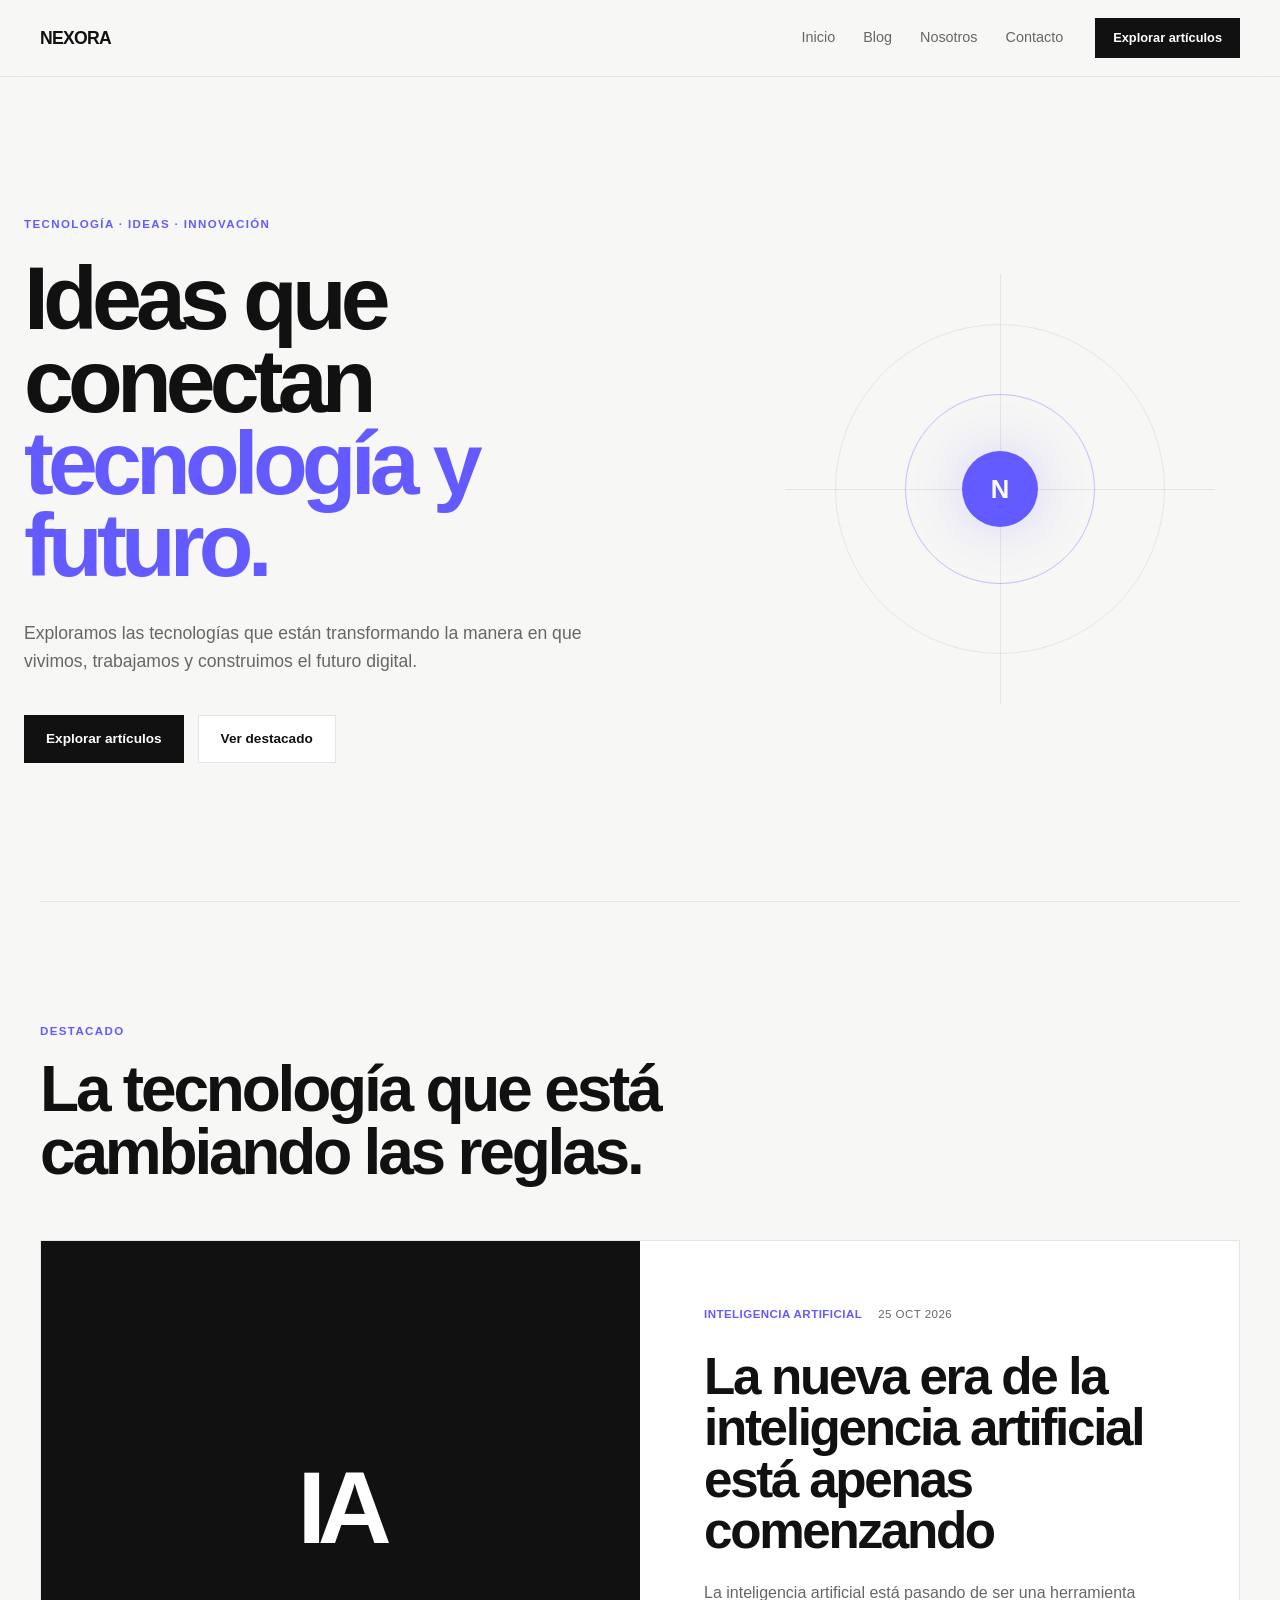
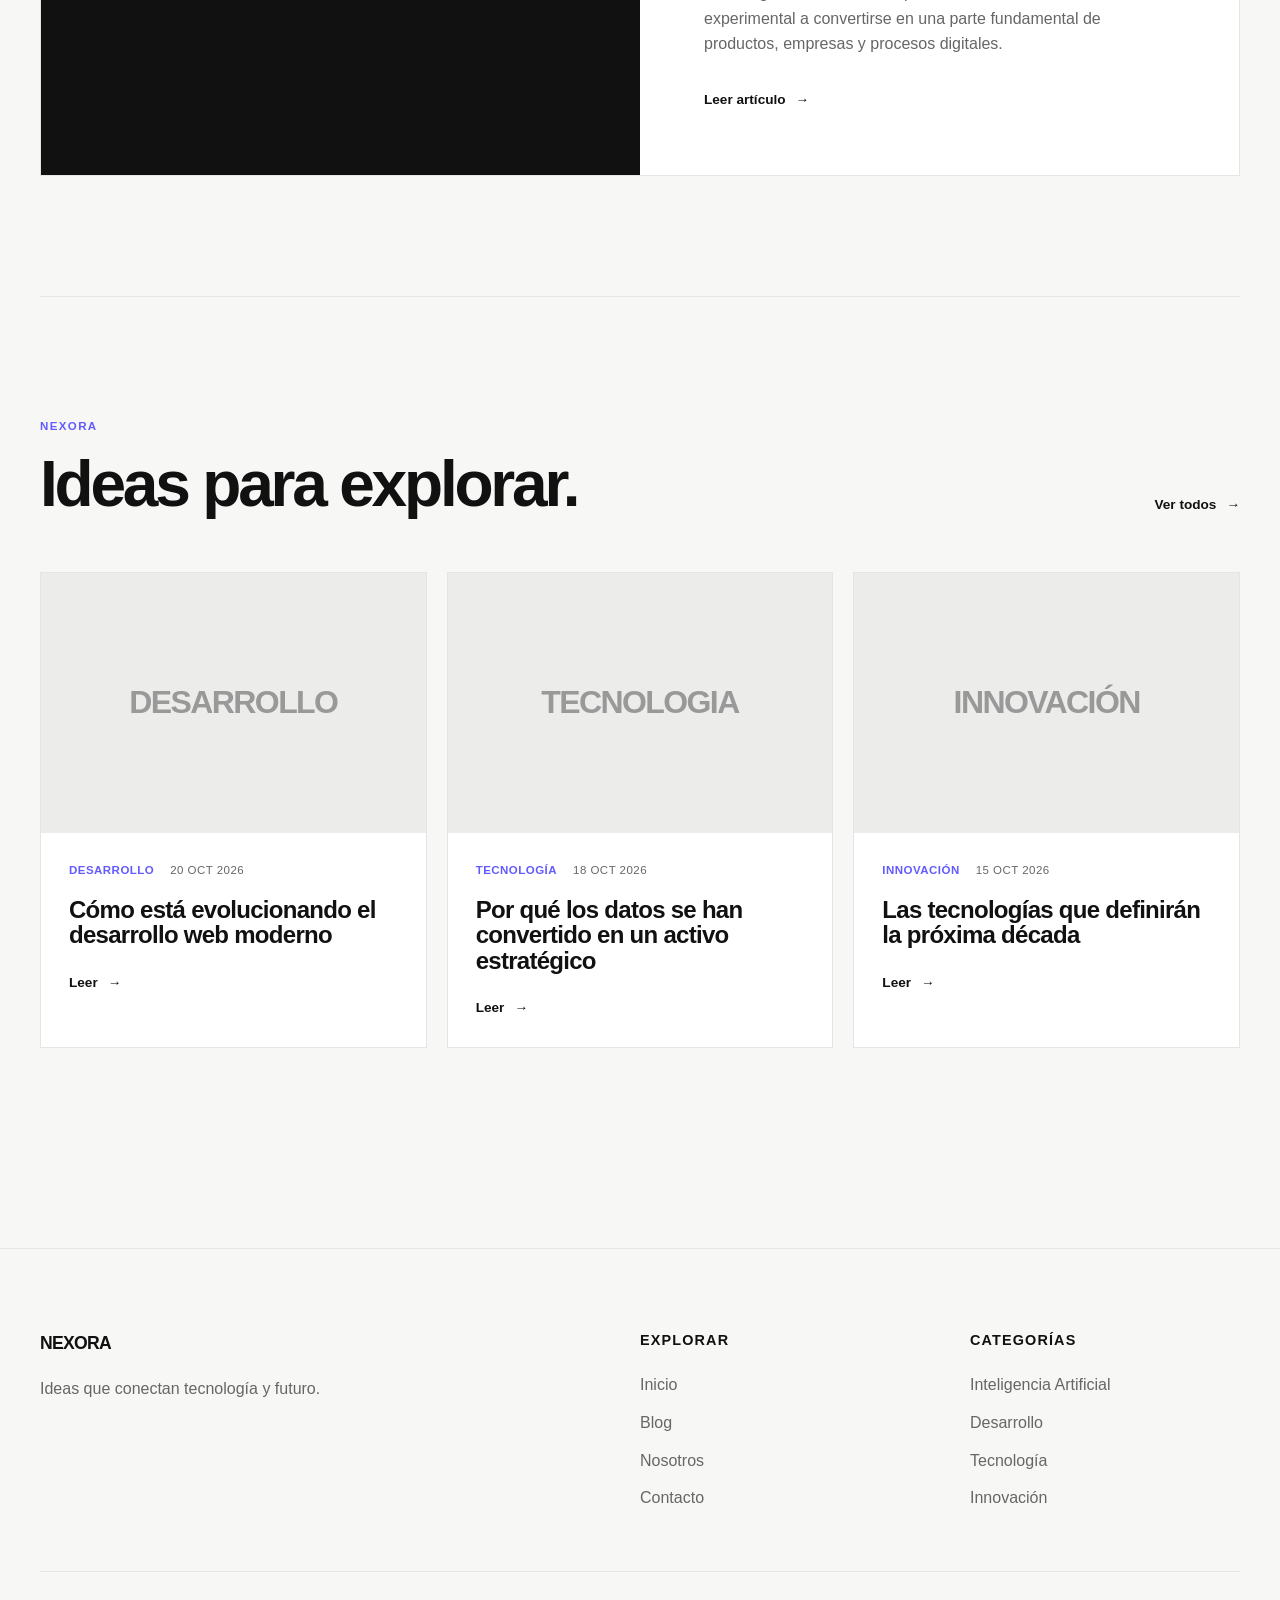
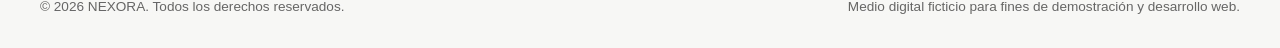
<file: index.html>
<!DOCTYPE html>
<html lang="es">
<head>
    <meta charset="UTF-8">
    <meta
        name="viewport"
        content="width=device-width, initial-scale=1.0"
    >
    <title>NEXORA | Ideas que conectan tecnología y futuro</title>
    <meta
        name="description"
        content="NEXORA es un medio digital sobre tecnología, inteligencia artificial, desarrollo e innovación."
    >
    <meta property="og:type" content="website">
    <meta property="og:site_name" content="NEXORA">
    <meta property="og:title" content="NEXORA | Ideas que conectan tecnología y futuro">
    <meta property="og:description" content="NEXORA es un medio digital sobre tecnología, inteligencia artificial, desarrollo e innovación.">
    <link rel="stylesheet" href="css/styles.css">
    <link rel="icon" href="assets/icons/favicon.svg" type="image/svg+xml">
    <link rel="icon" href="assets/icons/favicon.ico" sizes="48x48">
    <link rel="apple-touch-icon" href="assets/icons/apple-touch-icon.png">
</head>
<body>
<!-- =====================================================
HEADER
===================================================== -->
    <header class="header">
        <div class="header-container">
            <a href="index.html" class="logo">
                NEXORA
            </a>
            <nav class="nav" aria-label="Navegación principal">
                <a href="index.html">
                    Inicio
                </a>
                <a href="blog.html">
                    Blog
                </a>
                <a href="nosotros.html">
                    Nosotros
                </a>
                <a href="contacto.html">
                    Contacto
                </a>
            </nav>
            <a
                href="blog.html"
                class="header-button"
            >
                Explorar artículos
            </a>
            <button
                class="menu-toggle"
                aria-label="Abrir menú"
                aria-expanded="false"
            >
                ☰
            </button>
        </div>
    </header>
    <main>
<!-- =================================================
HERO
================================================= -->
        <section class="hero">
            <div class="hero-content">
                <p class="hero-eyebrow">
                    TECNOLOGÍA · IDEAS · INNOVACIÓN
                </p>
                <h1>
                    Ideas que conectan
                    <span>tecnología y futuro.</span>
                </h1>
                <p class="hero-description">
                    Exploramos las tecnologías que están transformando
                    la manera en que vivimos, trabajamos y construimos
                    el futuro digital.
                </p>
                <div class="hero-actions">
                    <a
                        href="blog.html"
                        class="button button-primary"
                    >
                        Explorar artículos
                    </a>
                    <a
                        href="#featured"
                        class="button button-secondary"
                    >
                        Ver destacado
                    </a>
                </div>
            </div>
            <div class="hero-visual" aria-hidden="true">
                <div class="hero-grid">
                    <div class="hero-grid-line line-horizontal"></div>
                    <div class="hero-grid-line line-vertical"></div>
                    <div class="hero-orbit orbit-large"></div>
                    <div class="hero-orbit orbit-small"></div>
                    <div class="hero-core">
                        N
                    </div>
                </div>
            </div>
        </section>
<!-- =================================================
ARTÍCULO DESTACADO
================================================= -->
        <section
            class="featured section"
            id="featured"
        >
            <div class="section-header">
                <div>
                    <p class="section-eyebrow">
                        DESTACADO
                    </p>
                    <h2>
                        La tecnología que está
                        cambiando las reglas.
                    </h2>
                </div>
            </div>
            <article class="featured-card">
                <div class="featured-image">
                    <span>
                        IA
                    </span>
                </div>
                <div class="featured-content">
                    <div class="article-meta">
                        <span>
                            Inteligencia Artificial
                        </span>
                        <time datetime="2026-10-25">
                            25 OCT 2026
                        </time>
                    </div>
                    <h3>
                        La nueva era de la inteligencia
                        artificial está apenas comenzando
                    </h3>
                    <p>
                        La inteligencia artificial está pasando
                        de ser una herramienta experimental a
                        convertirse en una parte fundamental de
                        productos, empresas y procesos digitales.
                    </p>
                    <a
                        href="articulo.html"
                        class="text-link"
                    >
                        Leer artículo
                        <span aria-hidden="true">→</span>
                    </a>
                </div>
            </article>
        </section>
<!-- =================================================
ARTÍCULOS RECIENTES
================================================= -->
        <section class="section articles">
            <div class="section-header">
                <div>
                    <p class="section-eyebrow">
                        NEXORA
                    </p>
                    <h2>
                        Ideas para explorar.
                    </h2>
                </div>
                <a
                    href="blog.html"
                    class="text-link"
                >
                    Ver todos
                    <span aria-hidden="true">→</span>
                </a>
            </div>
            <div class="articles-grid">
                <article class="article-card">
                    <div class="article-image">
                        <span>DESARROLLO</span>
                    </div>
                    <div class="article-card-content">
                        <div class="article-meta">
                            <span>
                                Desarrollo
                            </span>
                            <time datetime="2026-10-20">
                                20 OCT 2026
                            </time>
                        </div>
                        <h3>
                            Cómo está evolucionando
                            el desarrollo web moderno
                        </h3>
                        <a
                            href="articulo.html"
                            class="text-link"
                        >
                            Leer
                            <span aria-hidden="true">→</span>
                        </a>
                    </div>
                </article>
                <article class="article-card">
                    <div class="article-image">
                        <span>TECNOLOGIA</span>
                    </div>
                    <div class="article-card-content">
                        <div class="article-meta">
                            <span>
                                Tecnología
                            </span>
                            <time datetime="2026-10-18">
                                18 OCT 2026
                            </time>
                        </div>
                        <h3>
                            Por qué los datos se han
                            convertido en un activo estratégico
                        </h3>
                        <a
                            href="articulo.html"
                            class="text-link"
                        >
                            Leer
                            <span aria-hidden="true">→</span>
                        </a>
                    </div>
                </article>
                <article class="article-card">
                    <div class="article-image">
                        <span>INNOVACIÓN</span>
                    </div>
                    <div class="article-card-content">
                        <div class="article-meta">
                            <span>
                                Innovación
                            </span>
                            <time datetime="2026-10-15">
                                15 OCT 2026
                            </time>
                        </div>
                        <h3>
                            Las tecnologías que definirán
                            la próxima década
                        </h3>
                        <a
                            href="articulo.html"
                            class="text-link"
                        >
                            Leer
                            <span aria-hidden="true">→</span>
                        </a>
                    </div>
                </article>
            </div>
        </section>
    </main>
   
 <footer class="footer">
        <div class="footer-container">
            <div class="footer-brand">
                <a href="index.html" class="logo">
                    NEXORA
                </a>
                <p>
                    Ideas que conectan tecnología y futuro.
                </p>
            </div>
            <div class="footer-column">
                <h3>Explorar</h3>
                <a href="index.html">Inicio</a>
                <a href="blog.html">Blog</a>
                <a href="nosotros.html">Nosotros</a>
                <a href="contacto.html">Contacto</a>
            </div>
            <div class="footer-column">
                <h3>Categorías</h3>
                <a href="blog.html">Inteligencia Artificial</a>
                <a href="blog.html">Desarrollo</a>
                <a href="blog.html">Tecnología</a>
                <a href="blog.html">Innovación</a>
            </div>
        </div>
        <div class="footer-bottom">
            <p>
                © 2026 NEXORA. Todos los derechos reservados.
            </p>
            <p>
                Medio digital ficticio para fines de demostración
                y desarrollo web.
            </p>
        </div>
    </footer>
</body>
 <script src="js/script.js"></script>
</html>
</file>
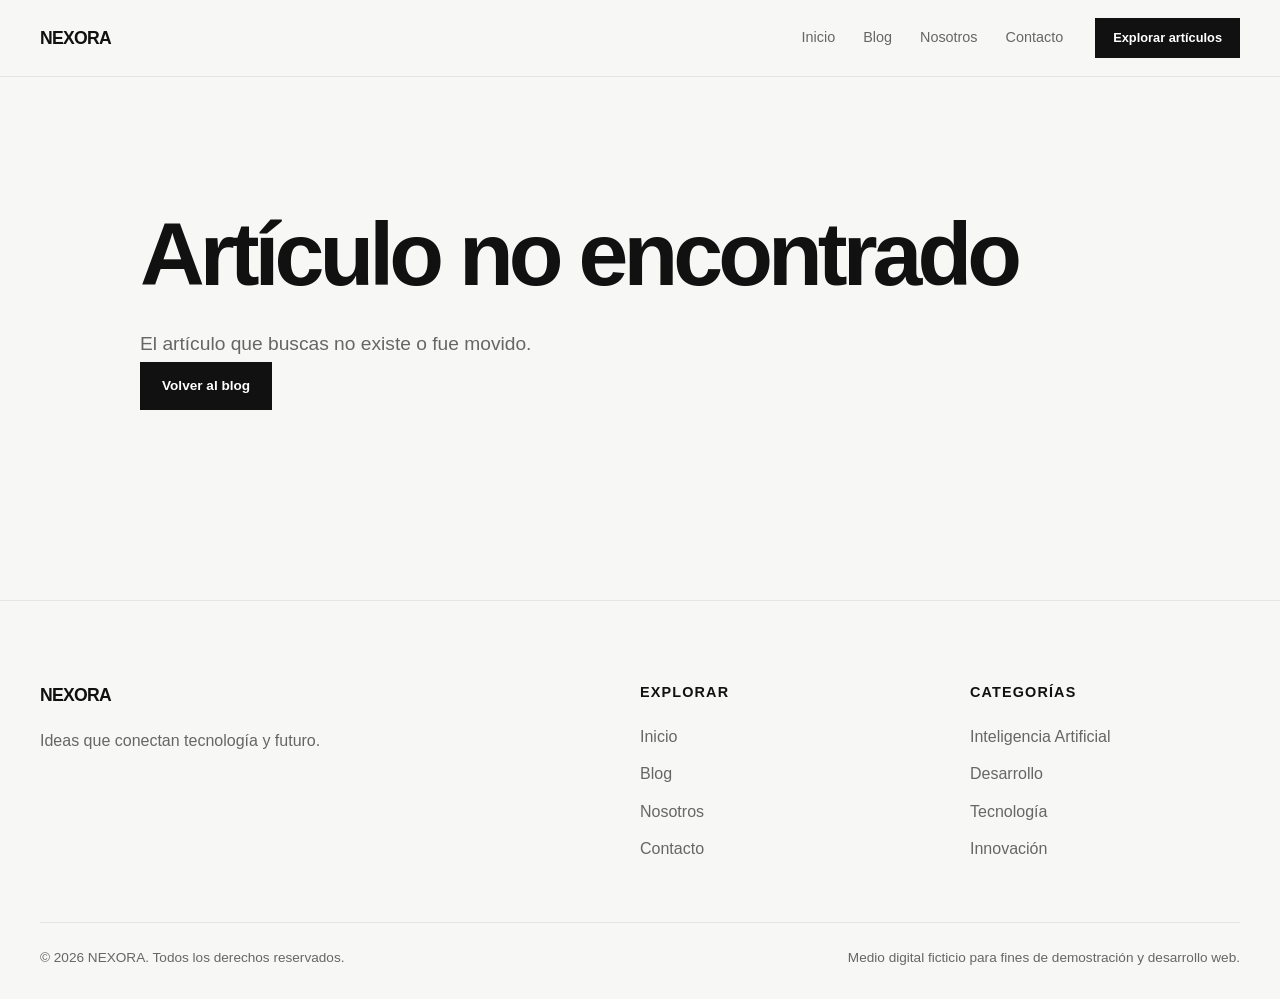
<file: articulo.html>
<!DOCTYPE html>
<html lang="es">
<head>
    <meta charset="UTF-8">
    <meta name="viewport" content="width=device-width, initial-scale=1.0">
    <meta
        name="description"
        content="Lee los artículos de NEXORA sobre inteligencia artificial, desarrollo, tecnología e innovación."
    >
    <meta property="og:type" content="article">
    <meta property="og:site_name" content="NEXORA">
    <meta property="og:title" content="NEXORA | Artículo">
    <meta property="og:description" content="Artículo de NEXORA sobre tecnología e innovación.">
    <title>Artículo | NEXORA</title>
    <link rel="stylesheet" href="css/styles.css">
    <link rel="icon" href="assets/icons/favicon.svg" type="image/svg+xml">
    <link rel="icon" href="assets/icons/favicon.ico" sizes="48x48">
    <link rel="apple-touch-icon" href="assets/icons/apple-touch-icon.png">
</head>
<body>
    <!-- HEADER -->
    <header class="header">
        <div class="header-container">
            <a href="index.html" class="logo">
                NEXORA
            </a>
            <nav class="nav" aria-label="Navegación principal">
                <a href="index.html">
                    Inicio
                </a>
                <a href="blog.html">
                    Blog
                </a>
                <a href="nosotros.html">
                    Nosotros
                </a>
                <a href="contacto.html">
                    Contacto
                </a>
            </nav>
            <a href="blog.html" class="header-button">
                Explorar artículos
            </a>
            <button
                class="menu-toggle"
                aria-label="Abrir menú"
                aria-expanded="false"
            >
                ☰
            </button>
        </div>
    </header>

    <main>

        <!-- =================================================
             PLANTILLA DE ARTÍCULO
             Los elementos con id se llenan desde JavaScript
             con los datos de js/articulos.js
             ================================================= -->
        <article class="article-page" id="articulo">

            <header class="article-header">
                <div class="article-header-content">
                    <div class="article-meta">
                        <span id="articulo-categoria"></span>
                        <time id="articulo-fecha"></time>
                    </div>
                    <h1 id="articulo-titulo">
                        Cargando artículo...
                    </h1>
                    <p class="article-intro" id="articulo-intro"></p>
                    <div class="article-author">
                        <div class="author-avatar">
                            N
                        </div>
                        <div>
                            <strong id="articulo-autor"></strong>
                            <span id="articulo-autor-rol"></span>
                        </div>
                    </div>
                </div>
            </header>

            <!-- IMAGEN PRINCIPAL -->
            <div class="article-cover">
                <div class="article-cover-visual" aria-hidden="true">
                    <div class="article-cover-grid"></div>
                    <div class="article-cover-orbit orbit-one"></div>
                    <div class="article-cover-orbit orbit-two"></div>
                    <div class="article-cover-core" id="articulo-cover"></div>
                </div>
            </div>

            <!-- CONTENIDO -->
            <div class="article-layout">
                <aside class="article-sidebar" id="articulo-indice">
                    <span>
                        EN ESTE ARTÍCULO
                    </span>
                </aside>
                <div class="article-content" id="articulo-contenido">
                    <noscript>
                        <p>
                            Este artículo necesita JavaScript para mostrarse.
                            Activa JavaScript en tu navegador o vuelve al
                            <a href="blog.html">blog</a>.
                        </p>
                    </noscript>
                </div>
            </div>

        </article>

        <!-- ARTÍCULOS RELACIONADOS -->
        <section class="related-articles section" id="relacionados">
            <div class="section-header">
                <div>
                    <span class="hero-eyebrow">
                        CONTINÚA EXPLORANDO
                    </span>
                    <h2>
                        También podría interesarte.
                    </h2>
                </div>
            </div>
            <div class="articles-grid" id="articulo-relacionados"></div>
        </section>

    </main>

    <!-- FOOTER -->
    <footer class="footer">
        <div class="footer-container">
            <div class="footer-brand">
                <a href="index.html" class="logo">
                    NEXORA
                </a>
                <p>
                    Ideas que conectan tecnología y futuro.
                </p>
            </div>
            <div class="footer-column">
                <h3>
                    Explorar
                </h3>
                <a href="index.html">
                    Inicio
                </a>
                <a href="blog.html">
                    Blog
                </a>
                <a href="nosotros.html">
                    Nosotros
                </a>
                <a href="contacto.html">
                    Contacto
                </a>
            </div>
            <div class="footer-column">
                <h3>
                    Categorías
                </h3>
                <a href="blog.html">
                    Inteligencia Artificial
                </a>
                <a href="blog.html">
                    Desarrollo
                </a>
                <a href="blog.html">
                    Tecnología
                </a>
                <a href="blog.html">
                    Innovación
                </a>
            </div>
        </div>
        <div class="footer-bottom">
            <p>
                © 2026 NEXORA. Todos los derechos reservados.
            </p>
            <p>
                Medio digital ficticio para fines de demostración
                y desarrollo web.
            </p>
        </div>
    </footer>

    <!-- El orden importa: datos → script global (menú) → lógica del artículo -->
    <script src="js/articulos.js"></script>
    <script src="js/script.js"></script>
    <script src="js/articulo.js"></script>
</body>
</html>
</file>
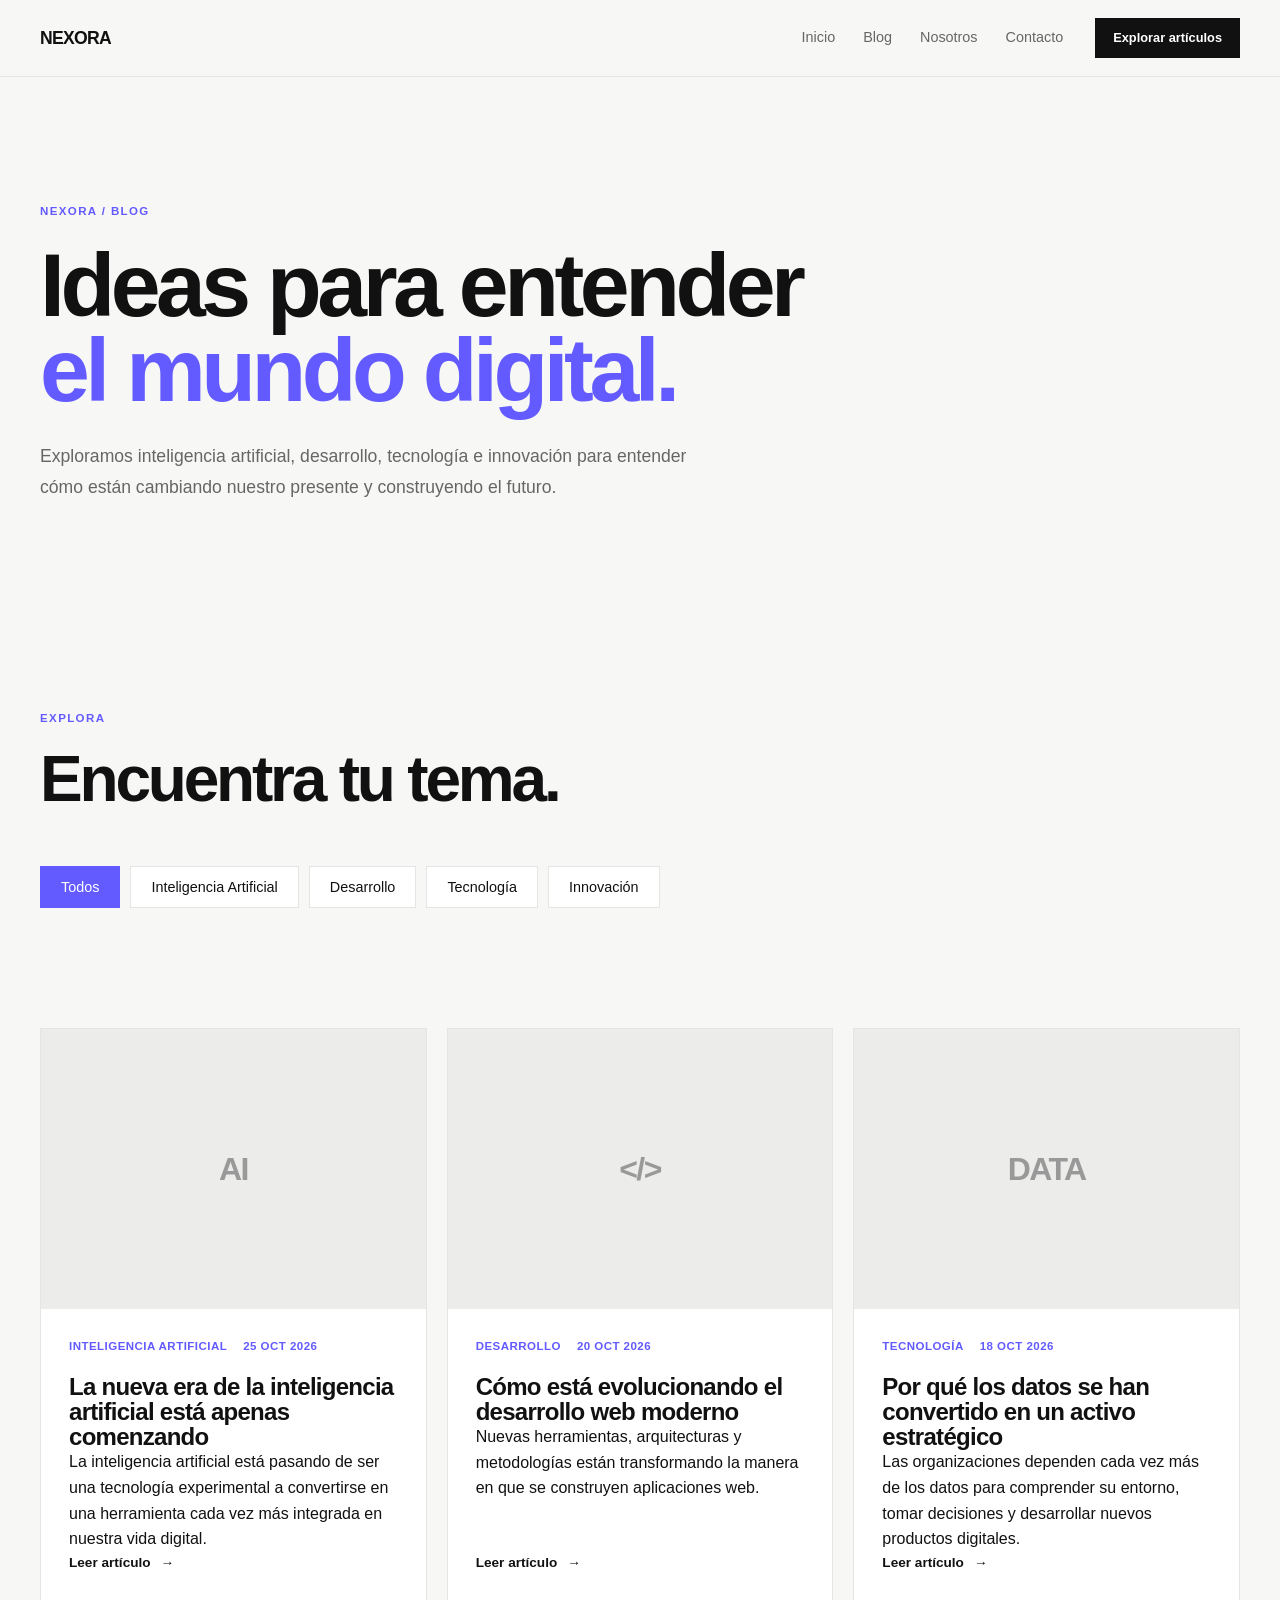
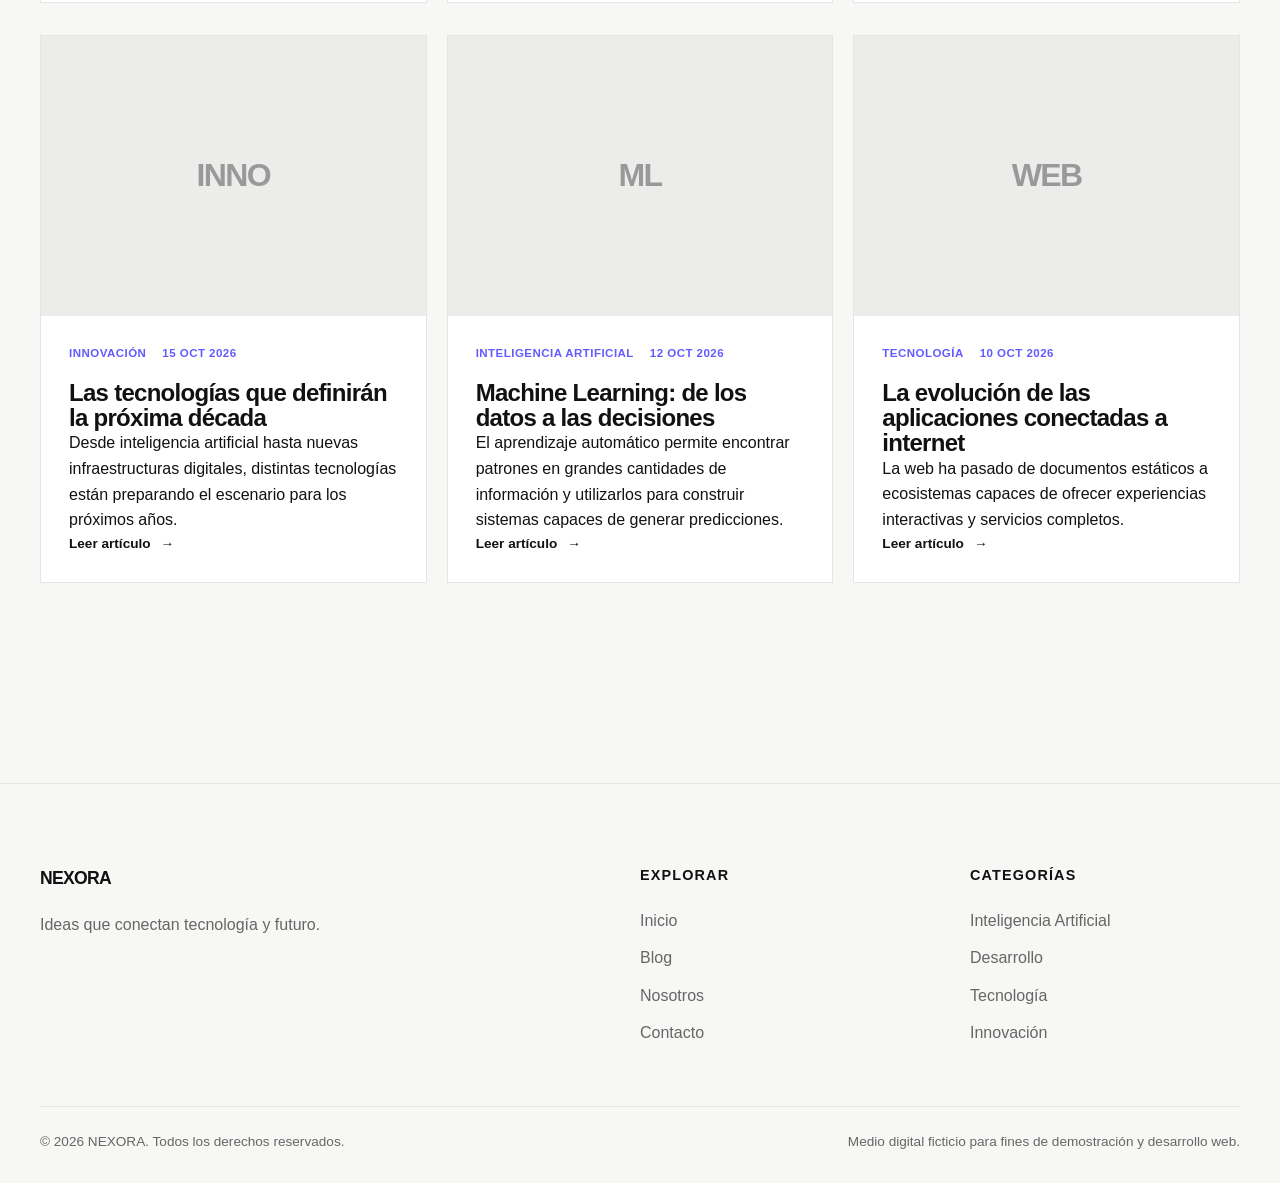
<file: blog.html>
<!DOCTYPE html>
<html lang="es">
<head>
    <meta charset="UTF-8">
    <meta name="viewport" content="width=device-width, initial-scale=1.0">
    <meta
        name="description"
        content="Explora artículos de NEXORA sobre inteligencia artificial, desarrollo, tecnología e innovación."
    >
    <meta property="og:type" content="website">
    <meta property="og:site_name" content="NEXORA">
    <meta property="og:title" content="Blog | NEXORA">
    <meta property="og:description" content="Explora artículos sobre inteligencia artificial, desarrollo, tecnología e innovación.">
    <title>Blog | NEXORA</title>
    <link rel="stylesheet" href="css/styles.css">
    <link rel="icon" href="assets/icons/favicon.svg" type="image/svg+xml">
    <link rel="icon" href="assets/icons/favicon.ico" sizes="48x48">
    <link rel="apple-touch-icon" href="assets/icons/apple-touch-icon.png">
</head>
<body>
    <!-- HEADER -->
    <header class="header">
        <div class="header-container">
            <a href="index.html" class="logo">NEXORA</a>
            <nav class="nav" aria-label="Navegación principal">
                <a href="index.html">Inicio</a>
                <a href="blog.html">Blog</a>
                <a href="nosotros.html">Nosotros</a>
                <a href="contacto.html">Contacto</a>
            </nav>
            <a href="blog.html" class="header-button">
                Explorar artículos
            </a>
            <button
                class="menu-toggle"
                aria-label="Abrir menú"
                aria-expanded="false"
            >
                ☰
            </button>
        </div>
    </header>
    <main>
        <!-- HERO DEL BLOG -->
        <section class="blog-hero">
            <div class="blog-hero-content">
                <span class="hero-eyebrow">
                    NEXORA / BLOG
                </span>
                <h1>
                    Ideas para entender
                    <span>el mundo digital.</span>
                </h1>
                <p>
                    Exploramos inteligencia artificial, desarrollo,
                    tecnología e innovación para entender cómo están
                    cambiando nuestro presente y construyendo el futuro.
                </p>
            </div>
        </section>
        <!-- CATEGORÍAS -->
        <section class="blog-filters section">
            <div class="section-header">
                <div>
                    <span class="hero-eyebrow">
                        EXPLORA
                    </span>
                    <h2>
                        Encuentra tu tema.
                    </h2>
                </div>
            </div>
            <div class="category-filters">
                <button
                    class="category-button active"
                    data-category="todos"
                >
                    Todos
                </button>
                <button
                    class="category-button"
                    data-category="ia"
                >
                    Inteligencia Artificial
                </button>
                <button
                    class="category-button"
                    data-category="desarrollo"
                >
                    Desarrollo
                </button>
                <button
                    class="category-button"
                    data-category="tecnologia"
                >
                    Tecnología
                </button>
                <button
                    class="category-button"
                    data-category="innovacion"
                >
                    Innovación
                </button>
            </div>
        </section>
        <!-- ARTÍCULOS -->
        <section class="blog-list section">
            <div class="articles-grid">
                <!-- ARTÍCULO 1 -->
                <article
                    class="article-card"
                    data-category="ia"
                >
                    <div class="article-image">
                        <span>AI</span>
                    </div>
                    <div class="article-card-content">
                        <div class="article-meta">
                            <span>INTELIGENCIA ARTIFICIAL</span>
                            <span>25 OCT 2026</span>
                        </div>
                        <h3>
                            La nueva era de la inteligencia artificial
                            está apenas comenzando
                        </h3>
                        <p>
                            La inteligencia artificial está pasando de ser
                            una tecnología experimental a convertirse en
                            una herramienta cada vez más integrada en
                            nuestra vida digital.
                        </p>
                        <a href="articulo.html?post=ia" class="text-link">
                            Leer artículo
                            <span>→</span>
                        </a>
                    </div>
                </article>
                <!-- ARTÍCULO 2 -->
                <article
                    class="article-card"
                    data-category="desarrollo"
                >
                    <div class="article-image">
                        <span>&lt;/&gt;</span>
                    </div>
                    <div class="article-card-content">
                        <div class="article-meta">
                            <span>DESARROLLO</span>
                            <span>20 OCT 2026</span>
                        </div>
                        <h3>
                            Cómo está evolucionando
                            el desarrollo web moderno
                        </h3>
                        <p>
                            Nuevas herramientas, arquitecturas y
                            metodologías están transformando la manera
                            en que se construyen aplicaciones web.
                        </p>
                        <a href="articulo.html?post=web" class="text-link">
                            Leer artículo
                            <span>→</span>
                        </a>
                    </div>
                </article>
                <!-- ARTÍCULO 3 -->
                <article
                    class="article-card"
                    data-category="tecnologia"
                >
                    <div class="article-image">
                        <span>DATA</span>
                    </div>
                    <div class="article-card-content">
                        <div class="article-meta">
                            <span>TECNOLOGÍA</span>
                            <span>18 OCT 2026</span>
                        </div>
                        <h3>
                            Por qué los datos se han convertido
                            en un activo estratégico
                        </h3>
                        <p>
                            Las organizaciones dependen cada vez más
                            de los datos para comprender su entorno,
                            tomar decisiones y desarrollar nuevos
                            productos digitales.
                        </p>
                        <a href="articulo.html?post=datos" class="text-link">
                            Leer artículo
                            <span>→</span>
                        </a>
                    </div>
                </article>
                <!-- ARTÍCULO 4 -->
                <article
                    class="article-card"
                    data-category="innovacion"
                >
                    <div class="article-image">
                        <span>INNO</span>
                    </div>
                    <div class="article-card-content">
                        <div class="article-meta">
                            <span>INNOVACIÓN</span>
                            <span>15 OCT 2026</span>
                        </div>
                        <h3>
                            Las tecnologías que definirán
                            la próxima década
                        </h3>
                        <p>
                            Desde inteligencia artificial hasta nuevas
                            infraestructuras digitales, distintas
                            tecnologías están preparando el escenario
                            para los próximos años.
                        </p>
                        <a href="articulo.html?post=futuro" class="text-link">
                            Leer artículo
                            <span>→</span>
                        </a>
                    </div>
                </article>
                <!-- ARTÍCULO 5 -->
                <article
                    class="article-card"
                    data-category="ia"
                >
                    <div class="article-image">
                        <span>ML</span>
                    </div>
                    <div class="article-card-content">
                        <div class="article-meta">
                            <span>INTELIGENCIA ARTIFICIAL</span>
                            <span>12 OCT 2026</span>
                        </div>
                        <h3>
                            Machine Learning:
                            de los datos a las decisiones
                        </h3>
                        <p>
                            El aprendizaje automático permite encontrar
                            patrones en grandes cantidades de información
                            y utilizarlos para construir sistemas capaces
                            de generar predicciones.
                        </p>
                        <a href="articulo.html?post=ml" class="text-link">
                            Leer artículo
                            <span>→</span>
                        </a>
                    </div>
                </article>
                <!-- ARTÍCULO 6 -->
                <article
                    class="article-card"
                    data-category="tecnologia"
                >
                    <div class="article-image">
                        <span>WEB</span>
                    </div>
                    <div class="article-card-content">
                        <div class="article-meta">
                            <span>TECNOLOGÍA</span>
                            <span>10 OCT 2026</span>
                        </div>
                        <h3>
                            La evolución de las aplicaciones
                            conectadas a internet
                        </h3>
                        <p>
                            La web ha pasado de documentos estáticos
                            a ecosistemas capaces de ofrecer experiencias
                            interactivas y servicios completos.
                        </p>
                        <a href="articulo.html?post=apps" class="text-link">
                            Leer artículo
                            <span>→</span>
                        </a>
                    </div>
                </article>
            </div>
        </section>
    </main>
    <!-- FOOTER -->
    <footer class="footer">
        <div class="footer-container">
            <div class="footer-brand">
                <a href="index.html" class="logo">
                    NEXORA
                </a>
                <p>
                    Ideas que conectan tecnología y futuro.
                </p>
            </div>
            <div class="footer-column">
                <h3>Explorar</h3>
                <a href="index.html">Inicio</a>
                <a href="blog.html">Blog</a>
                <a href="nosotros.html">Nosotros</a>
                <a href="contacto.html">Contacto</a>
            </div>
            <div class="footer-column">
                <h3>Categorías</h3>
                <a href="blog.html">Inteligencia Artificial</a>
                <a href="blog.html">Desarrollo</a>
                <a href="blog.html">Tecnología</a>
                <a href="blog.html">Innovación</a>
            </div>
        </div>
        <div class="footer-bottom">
            <p>
                © 2026 NEXORA. Todos los derechos reservados.
            </p>
            <p>
                Medio digital ficticio para fines de demostración
                y desarrollo web.
            </p>
        </div>
    </footer>
    <script src="js/script.js"></script>
</body>
</html>
</file>
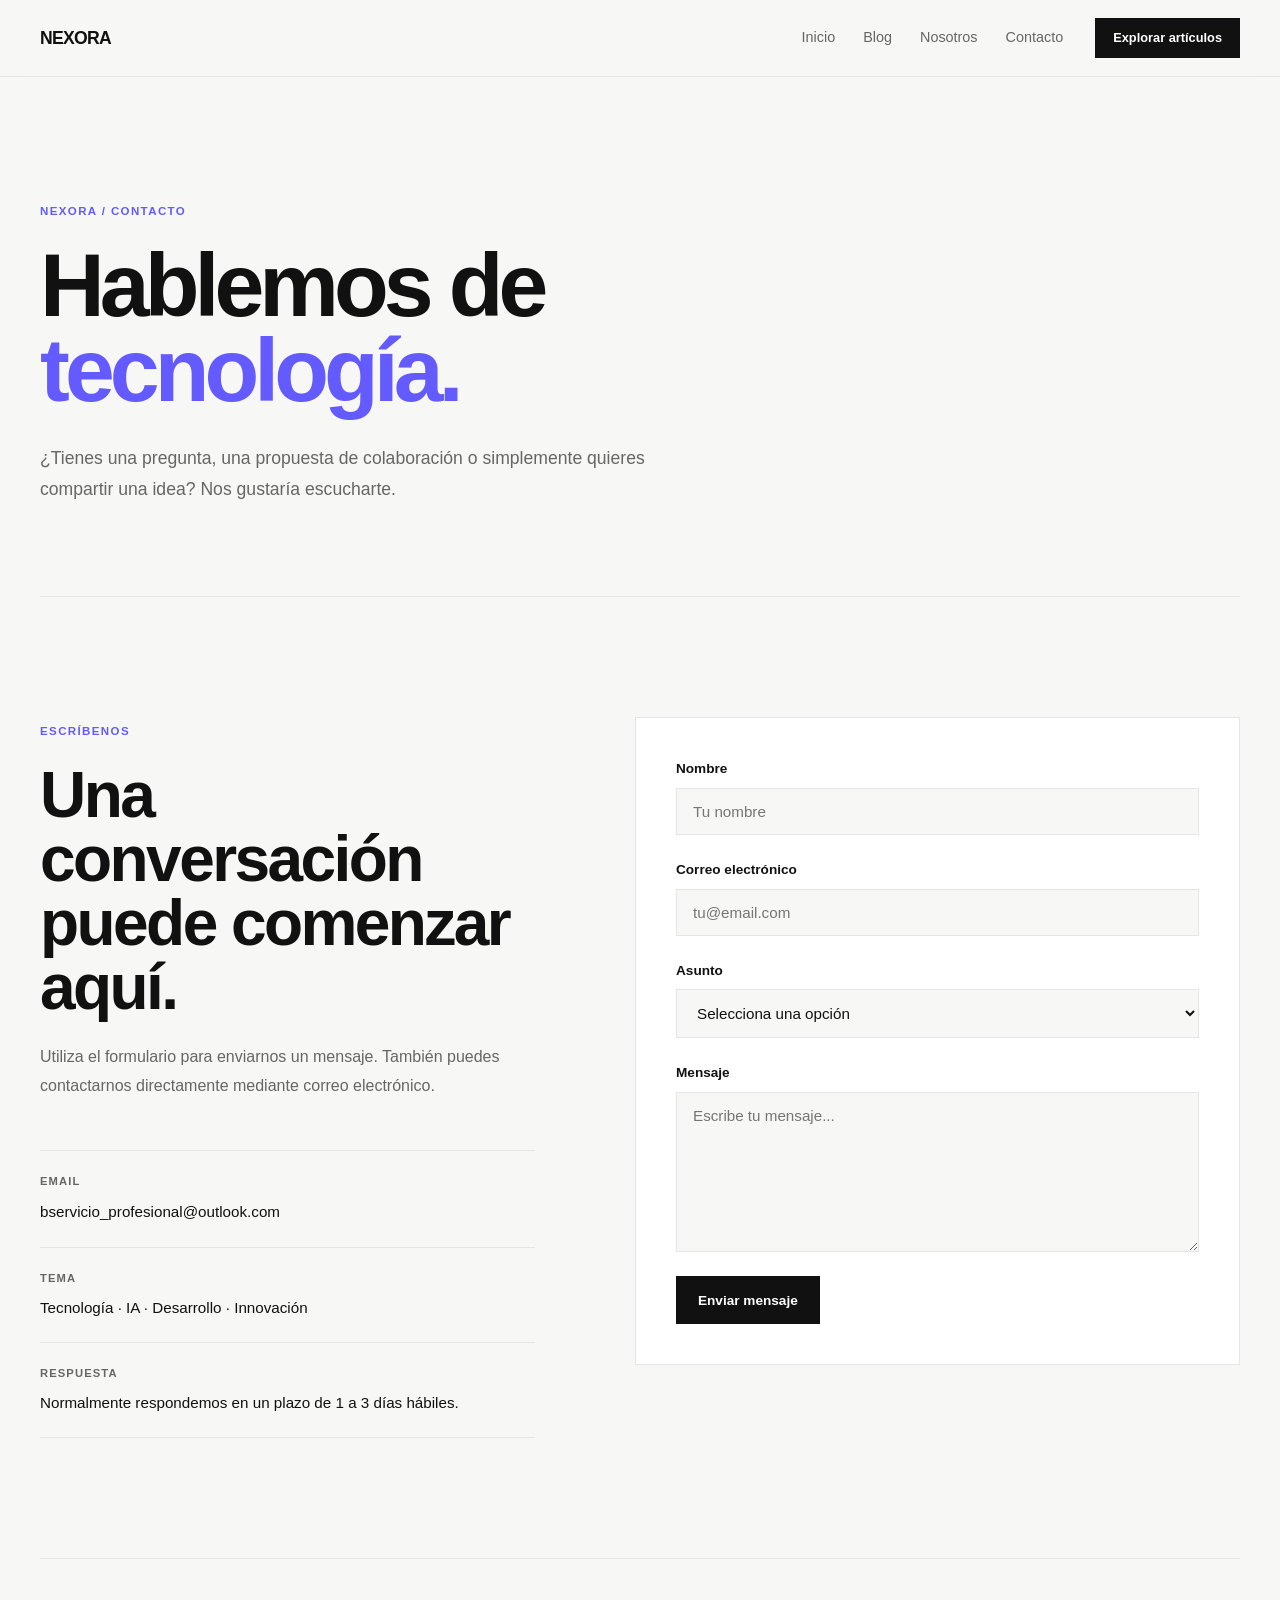
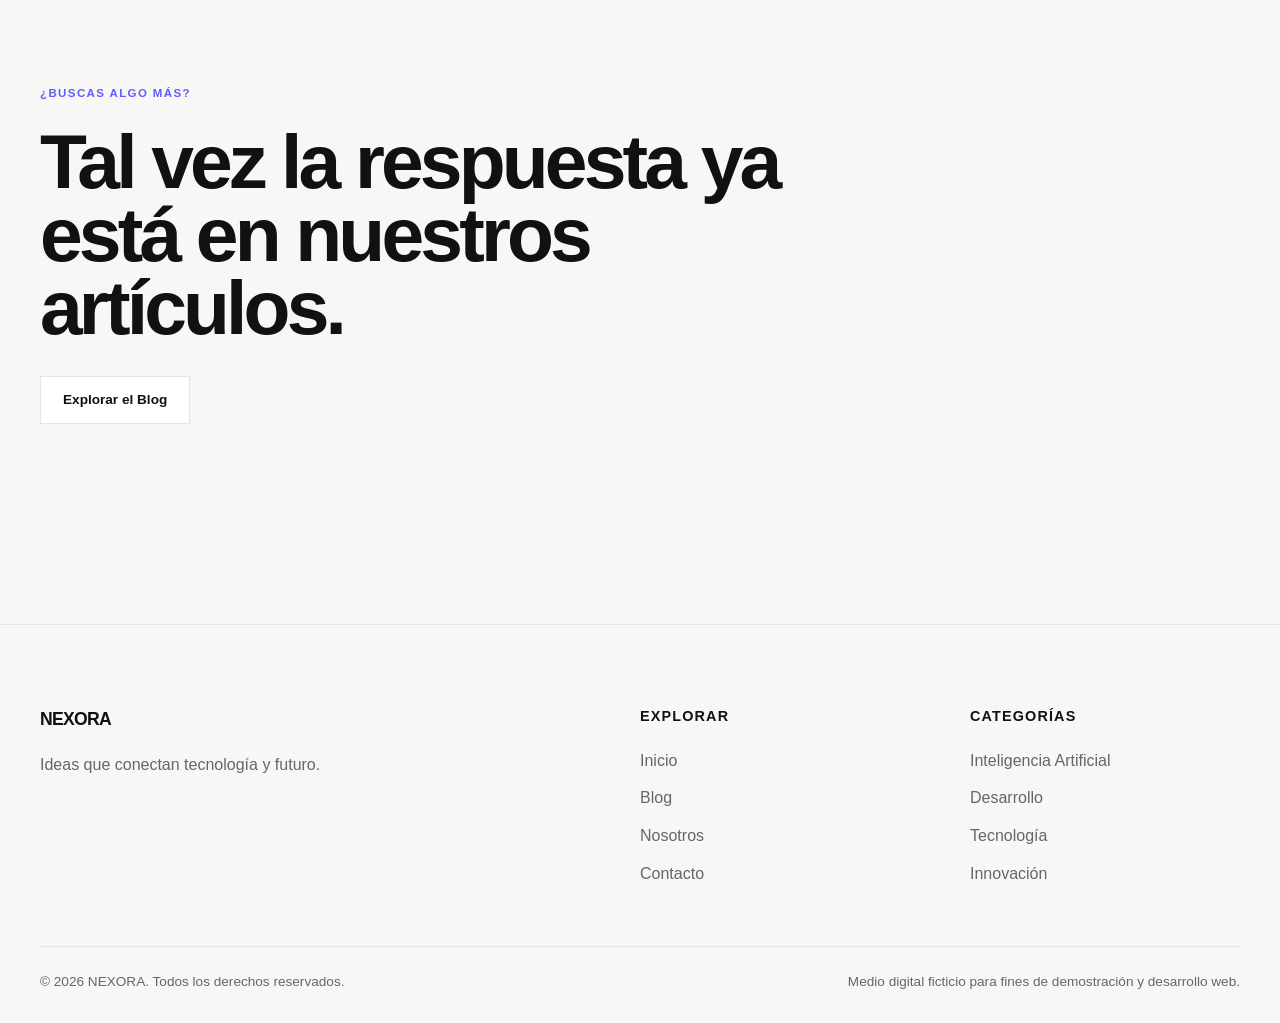
<file: contacto.html>
<!DOCTYPE html>
<html lang="es">
<head>
    <meta charset="UTF-8">
    <meta name="viewport" content="width=device-width, initial-scale=1.0">
    <meta
        name="description"
        content="Contacta con NEXORA para consultas, colaboraciones y comentarios sobre tecnología, innovación y contenido digital."
    >
    <meta property="og:type" content="website">
    <meta property="og:site_name" content="NEXORA">
    <meta property="og:title" content="Contacto | NEXORA">
    <meta property="og:description" content="Ponte en contacto con NEXORA para consultas, colaboraciones y sugerencias.">
    <title>Contacto | NEXORA</title>
    <link rel="stylesheet" href="css/styles.css">
    <link rel="icon" href="assets/icons/favicon.svg" type="image/svg+xml">
    <link rel="icon" href="assets/icons/favicon.ico" sizes="48x48">
    <link rel="apple-touch-icon" href="assets/icons/apple-touch-icon.png">
</head>
<body>
    <!-- HEADER -->
    <header class="header">
        <div class="header-container">
            <a href="index.html" class="logo">
                NEXORA
            </a>
            <nav class="nav" aria-label="Navegación principal">
                <a href="index.html">
                    Inicio
                </a>
                <a href="blog.html">
                    Blog
                </a>
                <a href="nosotros.html">
                    Nosotros
                </a>
                <a href="contacto.html">
                    Contacto
                </a>
            </nav>
            <a href="blog.html" class="header-button">
                Explorar artículos
            </a>
            <button
                class="menu-toggle"
                aria-label="Abrir menú"
                aria-expanded="false"
            >
                ☰
            </button>
        </div>
    </header>
    <main>
        <!-- HERO -->
        <section class="contact-hero">
            <div class="contact-hero-content">
                <span class="hero-eyebrow">
                    NEXORA / CONTACTO
                </span>
                <h1>
                    Hablemos de
                    <span>tecnología.</span>
                </h1>
                <p>
                    ¿Tienes una pregunta, una propuesta de colaboración
                    o simplemente quieres compartir una idea?
                    Nos gustaría escucharte.
                </p>
            </div>
        </section>
        <!-- CONTACTO -->
        <section class="contact-section section">
            <div class="contact-grid">
                <!-- INFORMACIÓN -->
                <div class="contact-information">
                    <span class="hero-eyebrow">
                        ESCRÍBENOS
                    </span>
                    <h2>
                        Una conversación
                        puede comenzar aquí.
                    </h2>
                    <p>
                        Utiliza el formulario para enviarnos un mensaje.
                        También puedes contactarnos directamente mediante
                        correo electrónico.
                    </p>
                    <div class="contact-details">
                        <div class="contact-detail">
                            <span>
                                EMAIL
                            </span>
                            <a href="mailto:bservicio_profesional@outlook.com">
                                bservicio_profesional@outlook.com
                            </a>
                        </div>
                        <div class="contact-detail">
                            <span>
                                TEMA
                            </span>
                            <p>
                                Tecnología · IA · Desarrollo · Innovación
                            </p>
                        </div>
                        <div class="contact-detail">
                            <span>
                                RESPUESTA
                            </span>
                            <p>
                                Normalmente respondemos en un plazo
                                de 1 a 3 días hábiles.
                            </p>
                        </div>
                    </div>
                </div>
                <!-- FORMULARIO -->
                <div class="contact-form-container">
                    <form class="contact-form">
                        <div class="form-group">
                            <label for="name">
                                Nombre
                            </label>
                            <input
                                type="text"
                                id="name"
                                name="name"
                                placeholder="Tu nombre"
                                required
                            >
                        </div>
                        <div class="form-group">
                            <label for="email">
                                Correo electrónico
                            </label>
                            <input
                                type="email"
                                id="email"
                                name="email"
                                placeholder="tu@email.com"
                                required
                            >
                        </div>
                        <div class="form-group">
                            <label for="subject">
                                Asunto
                            </label>
                            <select
                                id="subject"
                                name="subject"
                                required
                            >
                                <option value="">
                                    Selecciona una opción
                                </option>
                                <option value="consulta">
                                    Consulta sobre un artículo
                                </option>
                                <option value="colaboracion">
                                    Colaboración
                                </option>
                                <option value="sugerencia">
                                    Sugerencia de contenido
                                </option>
                                <option value="otro">
                                    Otro
                                </option>
                            </select>
                        </div>
                        <div class="form-group">
                            <label for="message">
                                Mensaje
                            </label>
                            <textarea
                                id="message"
                                name="message"
                                rows="7"
                                placeholder="Escribe tu mensaje..."
                                required
                            ></textarea>
                        </div>
                        <button
                            type="submit"
                            class="button button-primary"
                        >
                            Enviar mensaje
                        </button>
                    </form>
                </div>
            </div>
        </section>
        <!-- CTA BLOG -->
        <section class="contact-cta section">
            <div class="contact-cta-content">
                <span class="hero-eyebrow">
                    ¿BUSCAS ALGO MÁS?
                </span>
                <h2>
                    Tal vez la respuesta
                    ya está en nuestros artículos.
                </h2>
                <a
                    href="blog.html"
                    class="button button-secondary"
                >
                    Explorar el Blog
                </a>
            </div>
        </section>
    </main>
    <!-- FOOTER -->
    <footer class="footer">
        <div class="footer-container">
            <div class="footer-brand">
                <a href="index.html" class="logo">
                    NEXORA
                </a>
                <p>
                    Ideas que conectan tecnología y futuro.
                </p>
            </div>
            <div class="footer-column">
                <h3>
                    Explorar
                </h3>
                <a href="index.html">
                    Inicio
                </a>
                <a href="blog.html">
                    Blog
                </a>
                <a href="nosotros.html">
                    Nosotros
                </a>
                <a href="contacto.html">
                    Contacto
                </a>
            </div>
            <div class="footer-column">
                <h3>
                    Categorías
                </h3>
                <a href="blog.html">
                    Inteligencia Artificial
                </a>
                <a href="blog.html">
                    Desarrollo
                </a>
                <a href="blog.html">
                    Tecnología
                </a>
                <a href="blog.html">
                    Innovación
                </a>
            </div>
        </div>
        <div class="footer-bottom">
            <p>
                © 2026 NEXORA. Todos los derechos reservados.
            </p>
            <p>
                Medio digital ficticio para fines de demostración
                y desarrollo web.
            </p>
        </div>
    </footer>
    <script src="js/script.js"></script>
</body>
</html>
</file>
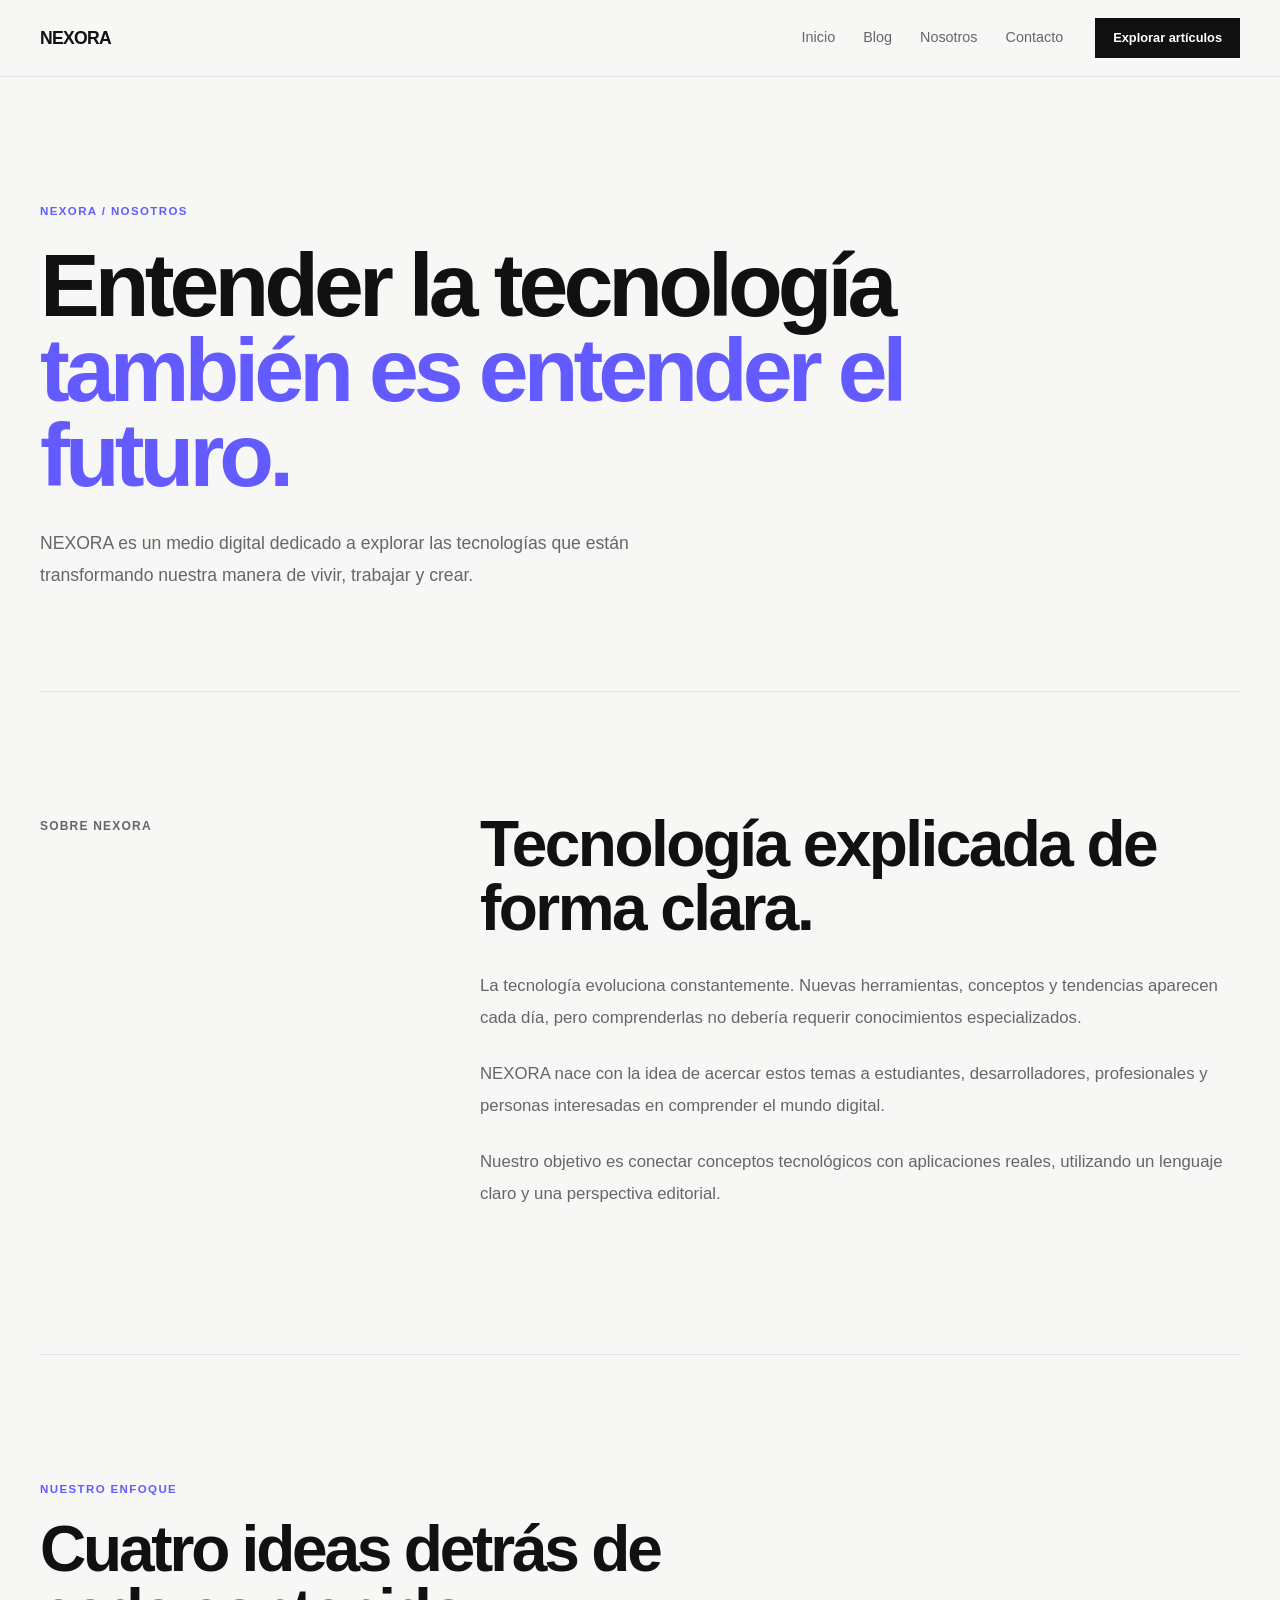
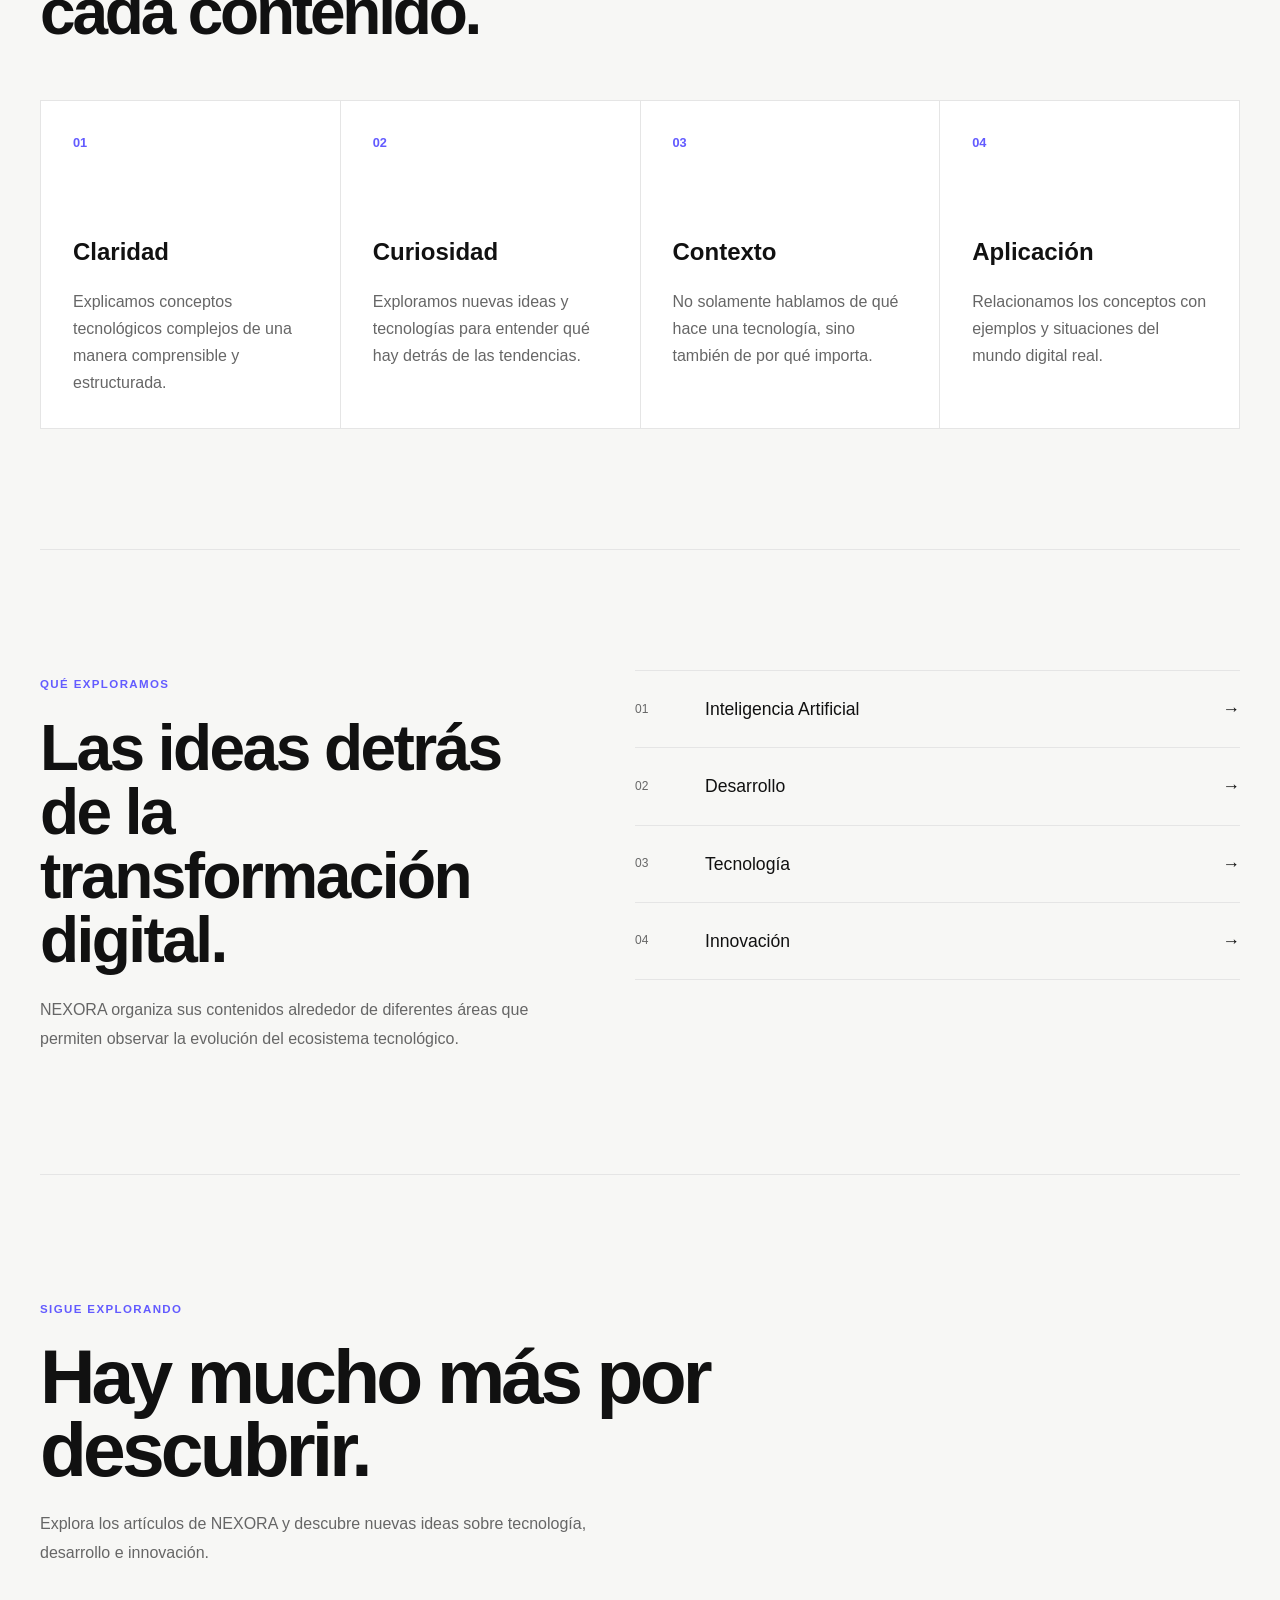
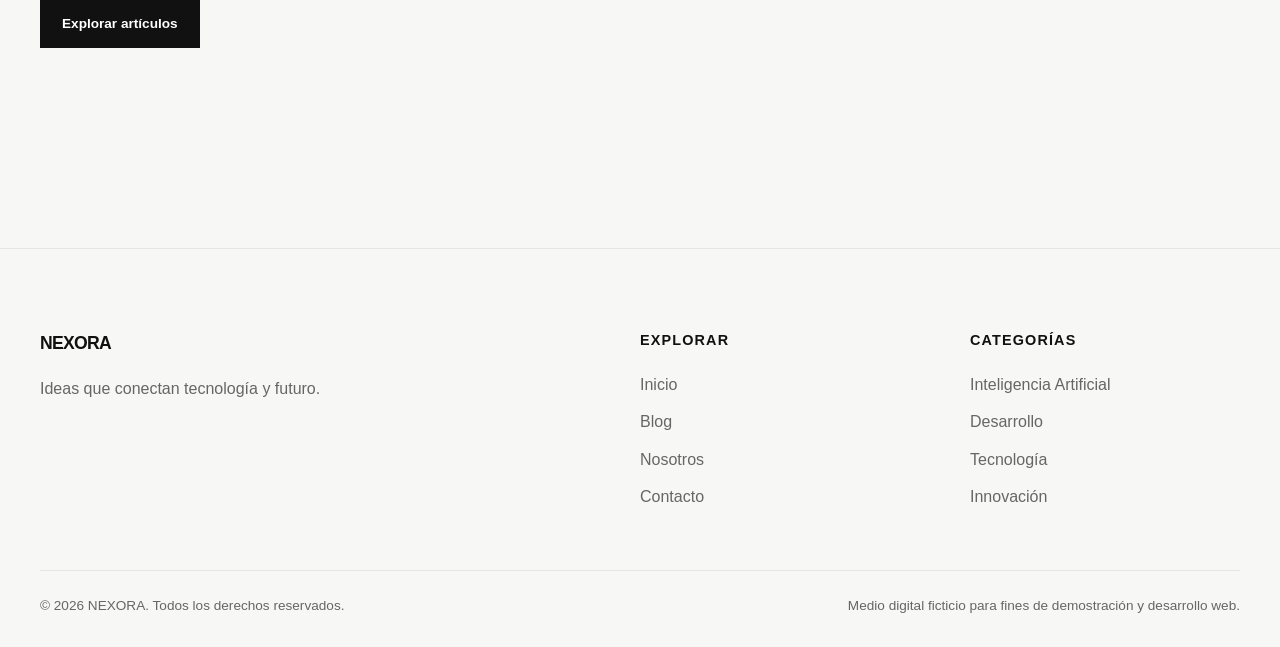
<file: nosotros.html>
<!DOCTYPE html>
<html lang="es">
<head>
    <meta charset="UTF-8">
    <meta name="viewport" content="width=device-width, initial-scale=1.0">
    <meta
        name="description"
        content="Conoce NEXORA, un medio digital dedicado a explorar tecnología, inteligencia artificial, desarrollo e innovación."
    >
    <meta property="og:type" content="website">
    <meta property="og:site_name" content="NEXORA">
    <meta property="og:title" content="Nosotros | NEXORA">
    <meta property="og:description" content="Conoce la visión de NEXORA y nuestra forma de explicar la tecnología, la innovación y el mundo digital.">
    <title>Nosotros | NEXORA</title>
    <link rel="stylesheet" href="css/styles.css">
    <link rel="icon" href="assets/icons/favicon.svg" type="image/svg+xml">
    <link rel="icon" href="assets/icons/favicon.ico" sizes="48x48">
    <link rel="apple-touch-icon" href="assets/icons/apple-touch-icon.png">
</head>
<body>
    <!-- HEADER -->
    <header class="header">
        <div class="header-container">
            <a href="index.html" class="logo">
                NEXORA
            </a>
            <nav class="nav" aria-label="Navegación principal">
                <a href="index.html">
                    Inicio
                </a>
                <a href="blog.html">
                    Blog
                </a>
                <a href="nosotros.html">
                    Nosotros
                </a>
                <a href="contacto.html">
                    Contacto
                </a>
            </nav>
            <a href="blog.html" class="header-button">
                Explorar artículos
            </a>
            <button
                class="menu-toggle"
                aria-label="Abrir menú"
                aria-expanded="false"
            >
                ☰
            </button>
        </div>
    </header>
    <main>
        <!-- HERO -->
        <section class="about-hero">
            <div class="about-hero-content">
                <span class="hero-eyebrow">
                    NEXORA / NOSOTROS
                </span>
                <h1>
                    Entender la tecnología
                    <span>también es entender el futuro.</span>
                </h1>
                <p>
                    NEXORA es un medio digital dedicado a explorar
                    las tecnologías que están transformando nuestra
                    manera de vivir, trabajar y crear.
                </p>
            </div>
        </section>
        <!-- PRESENTACIÓN -->
        <section class="about-introduction section">
            <div class="about-introduction-grid">
                <div class="about-label">
                    <span>
                        SOBRE NEXORA
                    </span>
                </div>
                <div class="about-introduction-content">
                    <h2>
                        Tecnología explicada
                        de forma clara.
                    </h2>
                    <p>
                        La tecnología evoluciona constantemente.
                        Nuevas herramientas, conceptos y tendencias
                        aparecen cada día, pero comprenderlas no
                        debería requerir conocimientos especializados.
                    </p>
                    <p>
                        NEXORA nace con la idea de acercar estos temas
                        a estudiantes, desarrolladores, profesionales
                        y personas interesadas en comprender el mundo
                        digital.
                    </p>
                    <p>
                        Nuestro objetivo es conectar conceptos
                        tecnológicos con aplicaciones reales,
                        utilizando un lenguaje claro y una perspectiva
                        editorial.
                    </p>
                </div>
            </div>
        </section>
        <!-- ENFOQUE -->
        <section class="about-focus section">
            <div class="section-header">
                <div>
                    <span class="hero-eyebrow">
                        NUESTRO ENFOQUE
                    </span>
                    <h2>
                        Cuatro ideas detrás
                        de cada contenido.
                    </h2>
                </div>
            </div>
            <div class="focus-grid">
                <article class="focus-card">
                    <span class="focus-number">
                        01
                    </span>
                    <h3>
                        Claridad
                    </h3>
                    <p>
                        Explicamos conceptos tecnológicos complejos
                        de una manera comprensible y estructurada.
                    </p>
                </article>
                <article class="focus-card">
                    <span class="focus-number">
                        02
                    </span>
                    <h3>
                        Curiosidad
                    </h3>
                    <p>
                        Exploramos nuevas ideas y tecnologías para
                        entender qué hay detrás de las tendencias.
                    </p>
                </article>
                <article class="focus-card">
                    <span class="focus-number">
                        03
                    </span>
                    <h3>
                        Contexto
                    </h3>
                    <p>
                        No solamente hablamos de qué hace una
                        tecnología, sino también de por qué importa.
                    </p>
                </article>
                <article class="focus-card">
                    <span class="focus-number">
                        04
                    </span>
                    <h3>
                        Aplicación
                    </h3>
                    <p>
                        Relacionamos los conceptos con ejemplos y
                        situaciones del mundo digital real.
                    </p>
                </article>
            </div>
        </section>
        <!-- TEMAS -->
        <section class="about-topics section">
            <div class="topics-grid">
                <div class="topics-content">
                    <span class="hero-eyebrow">
                        QUÉ EXPLORAMOS
                    </span>
                    <h2>
                        Las ideas detrás
                        de la transformación digital.
                    </h2>
                    <p>
                        NEXORA organiza sus contenidos alrededor de
                        diferentes áreas que permiten observar la
                        evolución del ecosistema tecnológico.
                    </p>
                </div>
                <div class="topics-list">
                    <a href="blog.html">
                        <span>01</span>
                        Inteligencia Artificial
                        <strong>→</strong>
                    </a>
                    <a href="blog.html">
                        <span>02</span>
                        Desarrollo
                        <strong>→</strong>
                    </a>
                    <a href="blog.html">
                        <span>03</span>
                        Tecnología
                        <strong>→</strong>
                    </a>
                    <a href="blog.html">
                        <span>04</span>
                        Innovación
                        <strong>→</strong>
                    </a>
                </div>
            </div>
        </section>
        <!-- CTA -->
        <section class="about-cta section">
            <div class="about-cta-content">
                <span class="hero-eyebrow">
                    SIGUE EXPLORANDO
                </span>
                <h2>
                    Hay mucho más
                    por descubrir.
                </h2>
                <p>
                    Explora los artículos de NEXORA y descubre nuevas
                    ideas sobre tecnología, desarrollo e innovación.
                </p>
                <a
                    href="blog.html"
                    class="button button-primary"
                >
                    Explorar artículos
                </a>
            </div>
        </section>
    </main>
    <!-- FOOTER -->
    <footer class="footer">
        <div class="footer-container">
            <div class="footer-brand">
                <a href="index.html" class="logo">
                    NEXORA
                </a>
                <p>
                    Ideas que conectan tecnología y futuro.
                </p>
            </div>
            <div class="footer-column">
                <h3>
                    Explorar
                </h3>
                <a href="index.html">
                    Inicio
                </a>
                <a href="blog.html">
                    Blog
                </a>
                <a href="nosotros.html">
                    Nosotros
                </a>
                <a href="contacto.html">
                    Contacto
                </a>
            </div>
            <div class="footer-column">
                <h3>
                    Categorías
                </h3>
                <a href="blog.html">
                    Inteligencia Artificial
                </a>
                <a href="blog.html">
                    Desarrollo
                </a>
                <a href="blog.html">
                    Tecnología
                </a>
                <a href="blog.html">
                    Innovación
                </a>
            </div>
        </div>
        <div class="footer-bottom">
            <p>
                © 2026 NEXORA. Todos los derechos reservados.
            </p>
            <p>
                Medio digital ficticio para fines de demostración
                y desarrollo web.
            </p>
        </div>
    </footer>
    <script src="js/script.js"></script>
</body>
</html>
</file>
<file: css/styles.css>
/* =========================================================
   NEXORA
   ========================================================= */
/* ---------------------------------------------------------
   Variables
   --------------------------------------------------------- */
:root {
    --color-background: #f7f7f5;
    --color-surface: #ffffff;
    --color-text: #111111;
    --color-muted: #666666;
    --color-primary: #635bff;
    --color-border: #e5e5e5;
    --max-width: 1200px;
}
/* ---------------------------------------------------------
   Reset
   --------------------------------------------------------- */
* {
    margin: 0;
    padding: 0;
    box-sizing: border-box;
}
html {
    scroll-behavior: smooth;
}
body {
    background: var(--color-background);
    color: var(--color-text);
    font-family:
        Inter,
        Arial,
        Helvetica,
        sans-serif;
    line-height: 1.6;
    overflow-x: hidden;
}
a {
    color: inherit;
    text-decoration: none;
}
img {
    display: block;
    max-width: 100%;
}
/* ---------------------------------------------------------
   Header
   --------------------------------------------------------- */
.header {
    position: sticky;
    top: 0;
    z-index: 100;
    background: rgb(247 247 245 / 90%);
    backdrop-filter: blur(12px);
    border-bottom:
        1px solid
        var(--color-border);
}
.header-container {
    width:
        min(
            100% - 48px,
            var(--max-width)
        );
    min-height: 76px;
    margin: 0 auto;
    display: flex;
    align-items: center;
    gap: 32px;
}
.logo {
    font-size: 1.1rem;
    font-weight: 800;
    letter-spacing: -0.04em;
}
.nav {
    display: flex;
    align-items: center;
    gap: 28px;
    margin-left: auto;
}
.nav a {
    color: var(--color-muted);
    font-size: 0.9rem;
    transition:
        color 0.2s ease;
}
.nav a:hover {
    color: var(--color-text);
}
.header-button {
    padding:
        10px 18px;
    background:
        var(--color-text);
    color:
        white;
    font-size: 0.8rem;
    font-weight: 600;
    transition:
        transform 0.2s ease,
        opacity 0.2s ease;
}
.header-button:hover {
    transform:
        translateY(-2px);
    opacity: 0.9;
}
.menu-toggle {
    display: none;
    width: 44px;
    height: 44px;
    border: 0;
    background: none;
    color: var(--color-text);
    font-size: 1.5rem;
    cursor: pointer;
}
/* ---------------------------------------------------------
   Hero
   --------------------------------------------------------- */
.hero {
    width:
        min(
            100% - 48px,
            1400px
        );
    min-height:
        calc(100vh - 76px);
    margin: 0 auto;
    display: grid;
    grid-template-columns:
        1fr 0.8fr;
    align-items: center;
    gap: 80px;
    padding: 80px 0;
}
.hero-content {
    max-width: 760px;
}
.hero-eyebrow,
.section-eyebrow {
    color: var(--color-primary);
    font-size: 0.72rem;
    font-weight: 700;
    letter-spacing: 0.12em;
}
.hero h1 {
    margin-top: 24px;
    font-size:
        clamp(
            3.8rem,
            7vw,
            7rem
        );
    line-height: 0.92;
    letter-spacing: -0.065em;
}
.hero h1 span {
    display: block;
    color: var(--color-primary);
}
.hero-description {
    max-width: 620px;
    margin-top: 32px;
    color: var(--color-muted);
    font-size: 1.1rem;
}
.hero-actions {
    display: flex;
    align-items: center;
    gap: 14px;
    margin-top: 40px;
}
.button {
    display: inline-flex;
    align-items: center;
    justify-content: center;
    min-height: 48px;
    padding:
        0 22px;
    font-size: 0.85rem;
    font-weight: 600;
    transition:
        transform 0.2s ease,
        background 0.2s ease;
}
.button:hover {
    transform:
        translateY(-2px);
}
.button-primary {
    background:
        var(--color-text);
    color:
        white;
}
.button-secondary {
    border:
        1px solid
        var(--color-border);
    background:
        var(--color-surface);
}
/* ---------------------------------------------------------
   Hero visual
   --------------------------------------------------------- */
.hero-visual {
    min-height: 500px;
    display: flex;
    align-items: center;
    justify-content: center;
}
.hero-grid {
    position: relative;
    width: 430px;
    height: 430px;
    display: flex;
    align-items: center;
    justify-content: center;
}
.hero-grid-line {
    position: absolute;
    background:
        var(--color-border);
}
.line-horizontal {
    width: 100%;
    height: 1px;
}
.line-vertical {
    width: 1px;
    height: 100%;
}
.hero-orbit {
    position: absolute;
    border:
        1px solid
        var(--color-border);
    border-radius: 50%;
}
.orbit-large {
    width: 330px;
    height: 330px;
    animation:
        heroRotate 18s linear infinite;

}
.orbit-small {
    width: 190px;
    height: 190px;
    border-color:
        rgb(99 91 255 / 35%);
    animation:
        heroRotate 10s linear infinite reverse;
}
.hero-core {
    position: relative;
    z-index: 2;
    width: 76px;
    height: 76px;
    display: flex;
    align-items: center;
    justify-content: center;
    border-radius: 50%;
    background:
        var(--color-primary);
    color: white;
    font-size: 1.6rem;
    font-weight: 800;
    box-shadow:
        0 0 60px
        rgb(99 91 255 / 25%);

}
@keyframes heroRotate {
    from {
        transform: rotate(0deg);
    }
    to {
        transform: rotate(360deg);
    }
}
/* ---------------------------------------------------------
   Sections
   --------------------------------------------------------- */
.section {
    width:
        min(
            100% - 48px,
            var(--max-width)
        );
    margin: 0 auto;
    padding: 120px 0;
}
.section-header {
    display: flex;
    align-items: end;
    justify-content: space-between;
    gap: 40px;
    margin-bottom: 56px;
}
.section-header h2 {
    max-width: 700px;
    margin-top: 18px;
    font-size:
        clamp(
            2.8rem,
            5vw,
            5rem
        );
    line-height: 0.98;
    letter-spacing: -0.05em;
}
/* ---------------------------------------------------------
   Featured
   --------------------------------------------------------- */
.featured {
    border-top:
        1px solid
        var(--color-border);
}
.featured-card {
    display: grid;
    grid-template-columns:
        1fr 1fr;
    border:
        1px solid
        var(--color-border);
    background:
        var(--color-surface);
}
.featured-image {
    min-height: 480px;
    display: flex;
    align-items: center;
    justify-content: center;
    background:
        #111111;
    color: white;
}
.featured-image span {
    font-size:
        clamp(
            4rem,
            8vw,
            8rem
        );
    font-weight: 800;
    letter-spacing: -0.08em;
}
.featured-content {
    padding: 64px;
    display: flex;
    flex-direction: column;
    justify-content: center;
}
.article-meta {
    display: flex;
    align-items: center;
    flex-wrap: wrap;
    gap: 16px;
    color: var(--color-muted);
    font-size: 0.72rem;
    text-transform: uppercase;
    letter-spacing: 0.04em;
}
.article-meta span {
    color: var(--color-primary);
    font-weight: 700;
}
.featured-content h3 {
    margin-top: 28px;
    font-size:
        clamp(
            2.2rem,
            4vw,
            4rem
        );
    line-height: 1;
    letter-spacing: -0.045em;
}
.featured-content > p {
    margin-top: 24px;
    color: var(--color-muted);
}
.text-link {
    display: inline-flex;
    align-items: center;
    gap: 10px;
    width: fit-content;
    margin-top: 32px;
    font-size: 0.85rem;
    font-weight: 700;
}
.text-link span {
    transition:
        transform 0.2s ease;
}
.text-link:hover span {
    transform:
        translateX(5px);
}
/* ---------------------------------------------------------
   Articles
   --------------------------------------------------------- */
.articles {
    border-top:
        1px solid
        var(--color-border);
}
.articles-grid {
    display: grid;
    grid-template-columns:
        repeat(3, 1fr);
    gap: 20px;
}
.article-card {
    border:
        1px solid
        var(--color-border);
    background:
        var(--color-surface);
}
.article-image {
    min-height: 260px;
    display: flex;
    align-items: center;
    justify-content: center;
    background:
        #ececea;
}
.article-image span {
    color:
        #999999;
    font-size: 2rem;
    font-weight: 800;
    letter-spacing: -0.05em;
}
.article-card-content {
    padding: 28px;
}
.article-card h3 {
    margin-top: 18px;
    font-size: 1.5rem;
    line-height: 1.05;
    letter-spacing: -0.03em;
}
.article-card .text-link {
    margin-top: 24px;
}
/* =========================================
   BLOG
========================================= */
.blog-hero {
    width: min(100% - 48px, 1200px);
    margin: 0 auto;
    padding: 120px 0 80px;
}
.blog-hero-content {
    max-width: 850px;
}
.blog-hero h1 {
    margin: 20px 0 28px;
    font-size: clamp(3.5rem, 7vw, 6.5rem);
    line-height: 0.95;
    letter-spacing: -0.05em;
}
.blog-hero h1 span {
    display: block;
    color: var(--color-primary);
}
.blog-hero p {
    max-width: 680px;
    margin: 0;
    color: var(--color-muted);
    font-size: 1.1rem;
    line-height: 1.8;
}
/* =========================================
   FILTROS
========================================= */
.category-filters {
    display: flex;
    flex-wrap: wrap;
    gap: 10px;
}
.category-button {
    padding: 12px 20px;
    border: 1px solid var(--color-border);
    background: var(--color-surface);
    color: var(--color-text);
    font-family: inherit;
    font-size: 0.9rem;
    cursor: pointer;
    transition:
        background 0.25s ease,
        color 0.25s ease,
        border-color 0.25s ease;
}
.category-button:hover {
    border-color: var(--color-primary);
}
.category-button.active {
    background: var(--color-primary);
    border-color: var(--color-primary);
    color: #ffffff;
}
/* =========================================
   LISTADO DEL BLOG
========================================= */
.blog-list {
    padding-top: 0;
}
.blog-list .articles-grid {
    row-gap: 32px;
}
.blog-list .article-card {
    height: 100%;
}
.blog-list .article-image {
    min-height: 280px;
}
.blog-list .article-card-content {
    display: flex;
    flex-direction: column;
    height: calc(100% - 280px);
}
.blog-list .article-card .text-link {
    margin-top: auto;
}
/* =========================================
   ARTÍCULO
========================================= */
.article-page {
    padding-bottom: 40px;
}
/* =========================================
   CABECERA DEL ARTÍCULO
========================================= */
.article-header {
    width: min(100% - 48px, 1000px);
    margin: 0 auto;
    padding: 110px 0 70px;
}
.article-header-content {
    max-width: 900px;
}
.article-header h1 {
    margin: 24px 0 30px;
    font-size: clamp(3.2rem, 7vw, 6.5rem);
    line-height: 0.96;
    letter-spacing: -0.055em;
}
.article-intro {
    max-width: 760px;
    margin: 0;
    color: var(--color-muted);
    font-size: 1.2rem;
    line-height: 1.8;
}
/* =========================================
   AUTOR
========================================= */
.article-author {
    display: flex;
    align-items: center;
    gap: 14px;
    margin-top: 40px;
}
.author-avatar {
    display: flex;
    align-items: center;
    justify-content: center;
    width: 46px;
    height: 46px;
    border-radius: 50%;
    background: var(--color-primary);
    color: #ffffff;
    font-weight: 700;
}
.article-author div:last-child {
    display: flex;
    flex-direction: column;
    gap: 4px;
}
.article-author strong {
    font-size: 0.9rem;
}
.article-author span {
    color: var(--color-muted);
    font-size: 0.8rem;
}
/* =========================================
   PORTADA VISUAL
========================================= */
.article-cover {
    width: min(100% - 48px, 1200px);
    height: 620px;
    margin: 0 auto;
    overflow: hidden;
    background: #111111;
}
.article-cover-visual {
    position: relative;
    width: 100%;
    height: 100%;
    display: flex;
    align-items: center;
    justify-content: center;
    overflow: hidden;
}
.article-cover-grid {
    position: absolute;
    inset: 0;
    background-image:
        linear-gradient(
            rgba(255, 255, 255, 0.08) 1px,
            transparent 1px
        ),
        linear-gradient(
            90deg,
            rgba(255, 255, 255, 0.08) 1px,
            transparent 1px
        );
    background-size: 70px 70px;
}
.article-cover-orbit {
    position: absolute;
    border: 1px solid rgba(255, 255, 255, 0.25);
    border-radius: 50%;
}
.orbit-one {
    width: 420px;
    height: 420px;
    transform: rotate(25deg);
}
.orbit-two {
    width: 280px;
    height: 280px;
    transform: rotate(-35deg);
}
.article-cover-core {
    position: relative;
    z-index: 2;
    width: 120px;
    height: 120px;
    display: flex;
    align-items: center;
    justify-content: center;
    border-radius: 50%;
    background: var(--color-primary);
    color: #ffffff;
    font-size: 1.8rem;
    font-weight: 700;
    box-shadow:
        0 0 0 20px rgba(99, 91, 255, 0.12),
        0 0 80px rgba(99, 91, 255, 0.45);
}
/* =========================================
   ESTRUCTURA DEL CONTENIDO
========================================= */
.article-layout {
    width: min(100% - 48px, 1000px);
    margin: 100px auto 0;
    display: grid;
    grid-template-columns: 180px minmax(0, 720px);
    justify-content: space-between;
    gap: 70px;
}
/* =========================================
   SIDEBAR
========================================= */
.article-sidebar {
    position: sticky;
    top: 110px;
    align-self: start;
    display: flex;
    flex-direction: column;
    gap: 14px;
}
.article-sidebar > span {
    margin-bottom: 8px;
    color: var(--color-muted);
    font-size: 0.7rem;
    font-weight: 700;
    letter-spacing: 0.1em;
}
.article-sidebar a {
    color: var(--color-muted);
    font-size: 0.85rem;
    line-height: 1.4;
    transition: color 0.25s ease;
}
.article-sidebar a:hover {
    color: var(--color-primary);
}
/* =========================================
   TEXTO DEL ARTÍCULO
========================================= */
.article-content {
    min-width: 0;
}
.article-content p {
    margin: 0 0 28px;
    color: #333333;
    font-size: 1.08rem;
    line-height: 1.9;
}
.article-content h2 {
    margin: 70px 0 24px;
    color: var(--color-text);
    font-size: clamp(2rem, 4vw, 3rem);
    line-height: 1.1;
    letter-spacing: -0.035em;
}
.article-content h3 {
    margin: 48px 0 18px;
    color: var(--color-text);
    font-size: 1.5rem;
}
.article-content blockquote {
    margin: 50px 0;
    padding: 30px 0 30px 30px;
    border-left: 3px solid var(--color-primary);
    color: var(--color-text);
    font-size: 1.4rem;
    line-height: 1.6;
    font-weight: 500;
}
/* =========================================
   ARTÍCULOS RELACIONADOS
========================================= */
.related-articles {
    border-top: 1px solid var(--color-border);
}
.related-articles .section-header {
    margin-bottom: 50px;
}
/* =========================================
   NOSOTROS
========================================= */
.about-hero {
    width: min(100% - 48px, 1200px);
    margin: 0 auto;
    padding: 120px 0 100px;
}
.about-hero-content {
    max-width: 1000px;
}
.about-hero h1 {
    margin: 20px 0 30px;
    font-size: clamp(3.5rem, 7vw, 6.5rem);
    line-height: 0.95;
    letter-spacing: -0.055em;
}
.about-hero h1 span {
    display: block;
    color: var(--color-primary);
}
.about-hero p {
    max-width: 700px;
    margin: 0;
    color: var(--color-muted);
    font-size: 1.1rem;
    line-height: 1.8;
}
/* =========================================
   INTRODUCCIÓN
========================================= */
.about-introduction {
    border-top: 1px solid var(--color-border);
}
.about-introduction-grid {
    display: grid;
    grid-template-columns: 220px minmax(0, 760px);
    justify-content: space-between;
    gap: 60px;
}
.about-label span {
    color: var(--color-muted);
    font-size: 0.75rem;
    font-weight: 700;
    letter-spacing: 0.1em;
}
.about-introduction-content h2 {
    margin: 0 0 30px;
    font-size: clamp(2.4rem, 5vw, 4rem);
    line-height: 1;
    letter-spacing: -0.04em;
}
.about-introduction-content p {
    margin: 0 0 24px;
    color: var(--color-muted);
    font-size: 1.05rem;
    line-height: 1.9;
}
/* =========================================
   ENFOQUE
========================================= */
.about-focus {
    border-top: 1px solid var(--color-border);
}
.focus-grid {
    display: grid;
    grid-template-columns: repeat(4, 1fr);
    gap: 1px;
    background: var(--color-border);
    border: 1px solid var(--color-border);
}
.focus-card {
    min-height: 300px;
    padding: 32px;
    background: var(--color-surface);
}
.focus-number {
    display: block;
    margin-bottom: 80px;
    color: var(--color-primary);
    font-size: 0.8rem;
    font-weight: 700;
}
.focus-card h3 {
    margin: 0 0 16px;
    font-size: 1.5rem;
}
.focus-card p {
    margin: 0;
    color: var(--color-muted);
    line-height: 1.7;
}
/* =========================================
   TEMAS
========================================= */
.about-topics {
    border-top: 1px solid var(--color-border);
}
.topics-grid {
    display: grid;
    grid-template-columns: 0.9fr 1.1fr;
    gap: 100px;
    align-items: start;
}
.topics-content h2 {
    margin: 20px 0 24px;
    font-size: clamp(2.4rem, 5vw, 4rem);
    line-height: 1;
    letter-spacing: -0.04em;
}
.topics-content p {
    max-width: 500px;
    color: var(--color-muted);
    line-height: 1.8;
}
.topics-list {
    border-top: 1px solid var(--color-border);
}
.topics-list a {
    display: grid;
    grid-template-columns: 50px 1fr 30px;
    align-items: center;
    gap: 20px;
    padding: 24px 0;
    border-bottom: 1px solid var(--color-border);
    color: var(--color-text);
    font-size: 1.1rem;
    transition:
        color 0.25s ease,
        padding-left 0.25s ease;
}
.topics-list a:hover {
    padding-left: 10px;
    color: var(--color-primary);
}
.topics-list span {
    color: var(--color-muted);
    font-size: 0.75rem;
}
.topics-list strong {
    text-align: right;
}
/* =========================================
   CTA
========================================= */
.about-cta {
    border-top: 1px solid var(--color-border);
}
.about-cta-content {
    max-width: 760px;
}
.about-cta h2 {
    margin: 20px 0 24px;
    font-size: clamp(3rem, 6vw, 5rem);
    line-height: 0.95;
    letter-spacing: -0.05em;
}
.about-cta p {
    max-width: 600px;
    margin: 0 0 32px;
    color: var(--color-muted);
    line-height: 1.8;
}
/* =========================================
   CONTACTO
========================================= */
.contact-hero {
    width: min(100% - 48px, 1200px);
    margin: 0 auto;
    padding: 120px 0 90px;
}
.contact-hero-content {
    max-width: 950px;
}
.contact-hero h1 {
    margin: 20px 0 30px;
    font-size: clamp(3.5rem, 7vw, 6.5rem);
    line-height: 0.95;
    letter-spacing: -0.055em;
}
.contact-hero h1 span {
    display: block;
    color: var(--color-primary);
}
.contact-hero p {
    max-width: 680px;
    margin: 0;
    color: var(--color-muted);
    font-size: 1.1rem;
    line-height: 1.8;
}
/* =========================================
   CONTACT GRID
========================================= */
.contact-section {
    border-top: 1px solid var(--color-border);
}
.contact-grid {
    display: grid;
    grid-template-columns: 0.9fr 1.1fr;
    gap: 100px;
    align-items: start;
}
.contact-information h2 {
    margin: 20px 0 24px;
    font-size: clamp(2.5rem, 5vw, 4rem);
    line-height: 1;
    letter-spacing: -0.04em;
}
.contact-information > p {
    max-width: 500px;
    color: var(--color-muted);
    line-height: 1.8;
}
/* =========================================
   DATOS DE CONTACTO
========================================= */
.contact-details {
    margin-top: 50px;
    border-top: 1px solid var(--color-border);
}
.contact-detail {
    padding: 22px 0;
    border-bottom: 1px solid var(--color-border);
}
.contact-detail > span {
    display: block;
    margin-bottom: 8px;
    color: var(--color-muted);
    font-size: 0.7rem;
    font-weight: 700;
    letter-spacing: 0.1em;
}
.contact-detail a,
.contact-detail p {
    margin: 0;
    color: var(--color-text);
    font-size: 0.95rem;
    line-height: 1.6;
}
.contact-detail a {
    transition: color 0.25s ease;
}
.contact-detail a:hover {
    color: var(--color-primary);
}
/* =========================================
   FORMULARIO
========================================= */
.contact-form-container {
    padding: 40px;
    background: var(--color-surface);
    border: 1px solid var(--color-border);
}
.contact-form {
    display: flex;
    flex-direction: column;
    gap: 24px;
}
.form-group {
    display: flex;
    flex-direction: column;
    gap: 8px;
}
.form-group label {
    font-size: 0.85rem;
    font-weight: 600;
}
.form-group input,
.form-group select,
.form-group textarea {
    width: 100%;
    padding: 14px 16px;
    border: 1px solid var(--color-border);
    border-radius: 0;
    background: var(--color-background);
    color: var(--color-text);
    font-family: inherit;
    font-size: 0.95rem;
    outline: none;
    transition:
        border-color 0.25s ease,
        background 0.25s ease;
}
.form-group input:focus,
.form-group select:focus,
.form-group textarea:focus {
    border-color: var(--color-primary);
    background: var(--color-surface);
}
.form-group textarea {
    resize: vertical;
    min-height: 160px;
}
.contact-form .button {
    align-self: flex-start;
    border: none;
}
/* =========================================
   CTA
========================================= */
.contact-cta {
    border-top: 1px solid var(--color-border);
}
.contact-cta-content {
    max-width: 800px;
}
.contact-cta h2 {
    margin: 20px 0 32px;
    font-size: clamp(2.8rem, 6vw, 5rem);
    line-height: 0.95;
    letter-spacing: -0.05em;
}
/* =========================================
   FOOTER
========================================= */
.footer {
    margin-top: 80px;
    padding: 80px 0 30px;
    border-top: 1px solid var(--color-border);
}
.footer-container {
    width: min(100% - 48px, var(--max-width));
    margin: 0 auto;
    display: grid;
    grid-template-columns: 2fr 1fr 1fr;
    gap: 60px;
}
.footer-brand p {
    max-width: 300px;
    margin-top: 18px;
    color: var(--color-muted);
    line-height: 1.7;
}
.footer-column {
    display: flex;
    flex-direction: column;
    gap: 12px;
}
.footer-column h3 {
    margin: 0 0 8px;
    font-size: 0.9rem;
    text-transform: uppercase;
    letter-spacing: 0.08em;
}
.footer-column a {
    color: var(--color-muted);
    transition: color 0.25s ease;
}
.footer-column a:hover {
    color: var(--color-primary);
}
.footer-bottom {
    width: min(100% - 48px, var(--max-width));
    margin: 60px auto 0;
    padding-top: 24px;
    display: flex;
    justify-content: space-between;
    gap: 24px;
    border-top: 1px solid var(--color-border);
    color: var(--color-muted);
    font-size: 0.85rem;
}
.footer-bottom p {
    margin: 0;
}

/* =========================================================
   RESPONSIVE DESIGN
   ========================================================= */
/* ---------------------------------------------------------
   Menú móvil
   --------------------------------------------------------- */
@media (max-width: 900px) {
    .header-container {
        gap: 16px;
    }
    .menu-toggle {
        display: block;
        margin-left: auto;
    }
    .header-button {
        display: none;
    }
    .nav {
        display: none;
        position: absolute;
        top: 100%;
        left: 0;
        right: 0;
        flex-direction: column;
        align-items: flex-start;
        gap: 18px;
        padding: 24px;
        background:
            var(--color-background);
        border-bottom:
            1px solid
            var(--color-border);
    }
    .nav.open {
        display: flex;
    }
}
/* ---------------------------------------------------------
   Tablet
   --------------------------------------------------------- */
@media (max-width: 1024px) {
    .hero {
        grid-template-columns: 1fr 0.7fr;
        gap: 40px;
    }
    .hero-grid {
        width: 360px;
        height: 360px;
    }
    .orbit-large {
        width: 280px;
        height: 280px;
    }
    .featured-card {
        grid-template-columns: 1fr;
    }
    .featured-image {
        min-height: 380px;
    }
    .featured-content {
        padding: 48px;
    }
    .articles-grid {
        grid-template-columns: repeat(2, 1fr);
    }
     .blog-hero {
        padding: 100px 0 70px;
    }
    
     .article-header {
        padding-top: 90px;
    }
    .article-cover {
        height: 500px;
    }
    .article-layout {
        grid-template-columns: 150px minmax(0, 1fr);
        gap: 50px;
    }
    .orbit-one {
        width: 350px;
        height: 350px;
    }
    .orbit-two {
        width: 240px;
        height: 240px;
    }
     .about-hero {
        padding: 100px 0 80px;
    }
    .about-introduction-grid {
        grid-template-columns: 180px minmax(0, 1fr);
        gap: 50px;
    }
    .focus-grid {
        grid-template-columns: repeat(2, 1fr);
    }
    .topics-grid {
        gap: 60px;
    }
     .contact-hero {
        padding: 100px 0 80px;
    }
    .contact-grid {
        gap: 60px;
    }
    .footer-container {
        grid-template-columns: 1.5fr 1fr 1fr;
        gap: 40px;
    }
}
/* ---------------------------------------------------------
   Móvil
   --------------------------------------------------------- */
@media (max-width: 768px) {
    .section {
        padding: 80px 0;
    }
    /* Hero */
    .hero {
        grid-template-columns: 1fr;
        min-height: auto;
        padding: 64px 0;
        text-align: center;
    }
    .hero-content {
        max-width: 100%;
    }
    .hero h1 {
        font-size:
            clamp(
                2.8rem,
                10vw,
                4.5rem
            );
    }
    .hero-description {
        margin-inline: auto;
    }
    .hero-actions {
        flex-direction: column;
    }
    .hero-actions .button {
        width: 100%;
    }
    .hero-visual {
        min-height: 320px;
    }
    .hero-grid {
        width: 320px;
        height: 320px;
    }
    .orbit-large {
        width: 250px;
        height: 250px;
    }
    .orbit-small {
        width: 150px;
        height: 150px;
    }
    /* Sections */
    .section-header {
        align-items: flex-start;
        flex-direction: column;
        gap: 20px;
        margin-bottom: 40px;
    }
    .section-header h2 {
        font-size:
            clamp(
                2.3rem,
                10vw,
                3.5rem
            );
    }
    /* Featured */
    .featured-image {
        min-height: 300px;
    }
    .featured-content {
        padding: 36px 28px;
    }
    .featured-content h3 {
        font-size:
            clamp(
                2rem,
                9vw,
                3.2rem
            );
    }
    /* Articles */
    .articles-grid {
        grid-template-columns: 1fr;
        gap: 16px;
    }
    .article-image {
        min-height: 240px;
    }
     .blog-hero {
        width: min(100% - 32px, 1200px);
        padding: 72px 0 56px;
    }
    .blog-hero h1 {
        font-size: clamp(3rem, 11vw, 5rem);
    }
    .blog-hero p {
        font-size: 1rem;
    }
    .category-filters {
        gap: 8px;
    }
    .category-button {
        padding: 10px 16px;
    }
    .article-header {
        width: min(100% - 32px, 1000px);
        padding: 70px 0 50px;
    }
    .article-header h1 {
        font-size: clamp(2.7rem, 10vw, 4.5rem);
    }
    .article-intro {
        font-size: 1rem;
    }
    .article-cover {
        width: min(100% - 32px, 1200px);
        height: 400px;
    }
    .article-layout {
        width: min(100% - 32px, 720px);
        margin-top: 70px;
        display: block;
    }
    .article-sidebar {
        position: static;
        display: flex;
        flex-direction: row;
        flex-wrap: wrap;
        gap: 8px;
        margin-bottom: 50px;
        padding-bottom: 20px;
        border-bottom: 1px solid var(--color-border);
    }
    .article-sidebar > span {
        width: 100%;
    }
    .article-sidebar a {
        padding: 8px 12px;
        border: 1px solid var(--color-border);
        font-size: 0.8rem;
    }
    .article-content p {
        font-size: 1rem;
        line-height: 1.8;
    }
    .article-content h2 {
        margin-top: 55px;
    }
     .about-hero {
        width: min(100% - 32px, 1200px);
        padding: 72px 0 60px;
    }
    .about-hero h1 {
        font-size: clamp(3rem, 11vw, 5rem);
    }
    .about-hero p {
        font-size: 1rem;
    }
    .about-introduction-grid {
        grid-template-columns: 1fr;
        gap: 30px;
    }
    .about-introduction-content h2 {
        font-size: clamp(2.3rem, 9vw, 3.5rem);
    }
    .focus-grid {
        grid-template-columns: 1fr 1fr;
    }
    .focus-card {
        min-height: 270px;
    }
    .focus-number {
        margin-bottom: 50px;
    }
    .topics-grid {
        grid-template-columns: 1fr;
        gap: 50px;
    }
    .topics-content h2 {
        font-size: clamp(2.3rem, 9vw, 3.5rem);
    }
    .about-cta h2 {
        font-size: clamp(2.8rem, 10vw, 4.5rem);
    }
     .contact-hero {
        width: min(100% - 32px, 1200px);
        padding: 72px 0 60px;
    }
    .contact-hero h1 {
        font-size: clamp(3rem, 11vw, 5rem);
    }
    .contact-hero p {
        font-size: 1rem;
    }
    .contact-grid {
        grid-template-columns: 1fr;
        gap: 60px;
    }
    .contact-information h2 {
        font-size: clamp(2.3rem, 9vw, 3.5rem);
    }
    .contact-form-container {
        padding: 32px;
    }
    .contact-cta h2 {
        font-size: clamp(2.7rem, 10vw, 4.5rem);
    }
    .footer-container {
        grid-template-columns: 1fr 1fr;
        gap: 40px;
    }
    .footer-brand {
        grid-column: 1 / -1;
    }
    .footer-bottom {
        flex-direction: column;
        gap: 10px;
    }
}
/* ---------------------------------------------------------
   Móvil pequeño
   --------------------------------------------------------- */
@media (max-width: 480px) {
    .header-container,
    .section {
        width:
            min(
                100% - 32px,
                var(--max-width)
            );
    }
    .hero {
        width:
            min(
                100% - 32px,
                1400px
            );
        padding: 48px 0;
    }
    .hero h1 {
        font-size:
            clamp(
                2.5rem,
                12vw,
                3.5rem
            );
    }
    .hero-description {
        font-size: 0.95rem;
    }
    .hero-visual {
        min-height: 280px;
    }
    .hero-grid {
        width: 280px;
        height: 280px;
    }
    .orbit-large {
        width: 220px;
        height: 220px;
    }
    .orbit-small {
        width: 130px;
        height: 130px;
    }
    .hero-core {
        width: 64px;
        height: 64px;
    }
    .featured-content {
        padding: 32px 20px;
    }
    .featured-image {
        min-height: 240px;
    }
    .featured-image span {
        font-size: 4rem;
    }
    .article-card-content {
        padding: 24px;
    }
    .article-card h3 {
        font-size: 1.35rem;
    }
    .blog-hero {
        width: min(100% - 32px, 1200px);
        padding: 56px 0 48px;
    }
    .blog-hero h1 {
        font-size: clamp(2.6rem, 12vw, 3.5rem);
    }
    .category-filters {
        display: grid;
        grid-template-columns: 1fr 1fr;
    }
    .category-button {
        width: 100%;
        padding: 11px 8px;
        font-size: 0.82rem;
    }
    .category-button:first-child {
        grid-column: 1 / -1;
    }
     .article-header {
        width: min(100% - 32px, 1000px);
        padding: 55px 0 40px;
    }
    .article-header h1 {
        font-size: clamp(2.4rem, 12vw, 3.5rem);
    }
    .article-meta {
        flex-wrap: wrap;
        gap: 8px;
    }
    .article-cover {
        width: calc(100% - 32px);
        height: 300px;
    }
    .article-cover-core {
        width: 80px;
        height: 80px;
        font-size: 1.2rem;
    }
    .orbit-one {
        width: 250px;
        height: 250px;
    }
    .orbit-two {
        width: 170px;
        height: 170px;
    }
    .article-layout {
        width: min(100% - 32px, 720px);
        margin-top: 55px;
    }
    .article-content p {
        font-size: 0.98rem;
    }
    .article-content blockquote {
        margin: 40px 0;
        padding: 20px 0 20px 20px;
        font-size: 1.15rem;
    }
     .about-hero {
        width: min(100% - 32px, 1200px);
        padding: 56px 0 48px;
    }
    .about-hero h1 {
        font-size: clamp(2.5rem, 12vw, 3.5rem);
    }
    .focus-grid {
        grid-template-columns: 1fr;
    }
    .focus-card {
        min-height: auto;
    }
    .focus-number {
        margin-bottom: 40px;
    }
    .topics-list a {
        grid-template-columns: 36px 1fr 24px;
        gap: 12px;

        font-size: 0.95rem;
    }
    .about-cta h2 {
        font-size: clamp(2.5rem, 12vw, 3.5rem);
    }
    .contact-hero {
        width: min(100% - 32px, 1200px);
        padding: 56px 0 48px;
    }
    .contact-hero h1 {
        font-size: clamp(2.5rem, 12vw, 3.5rem);
    }
    .contact-form-container {
        padding: 24px 20px;
    }
    .contact-form {
        gap: 20px;
    }
    .contact-cta h2 {
        font-size: clamp(2.5rem, 12vw, 3.5rem);
    }
    .footer {
        padding-top: 60px;
    }
    .footer-container {
        width: min(100% - 32px, var(--max-width));
        grid-template-columns: 1fr;
        gap: 36px;
    }
    .footer-brand {
        grid-column: auto;
    }
    .footer-bottom {
        width: min(100% - 32px, var(--max-width));
        margin-top: 40px;
    }
}
</file>
